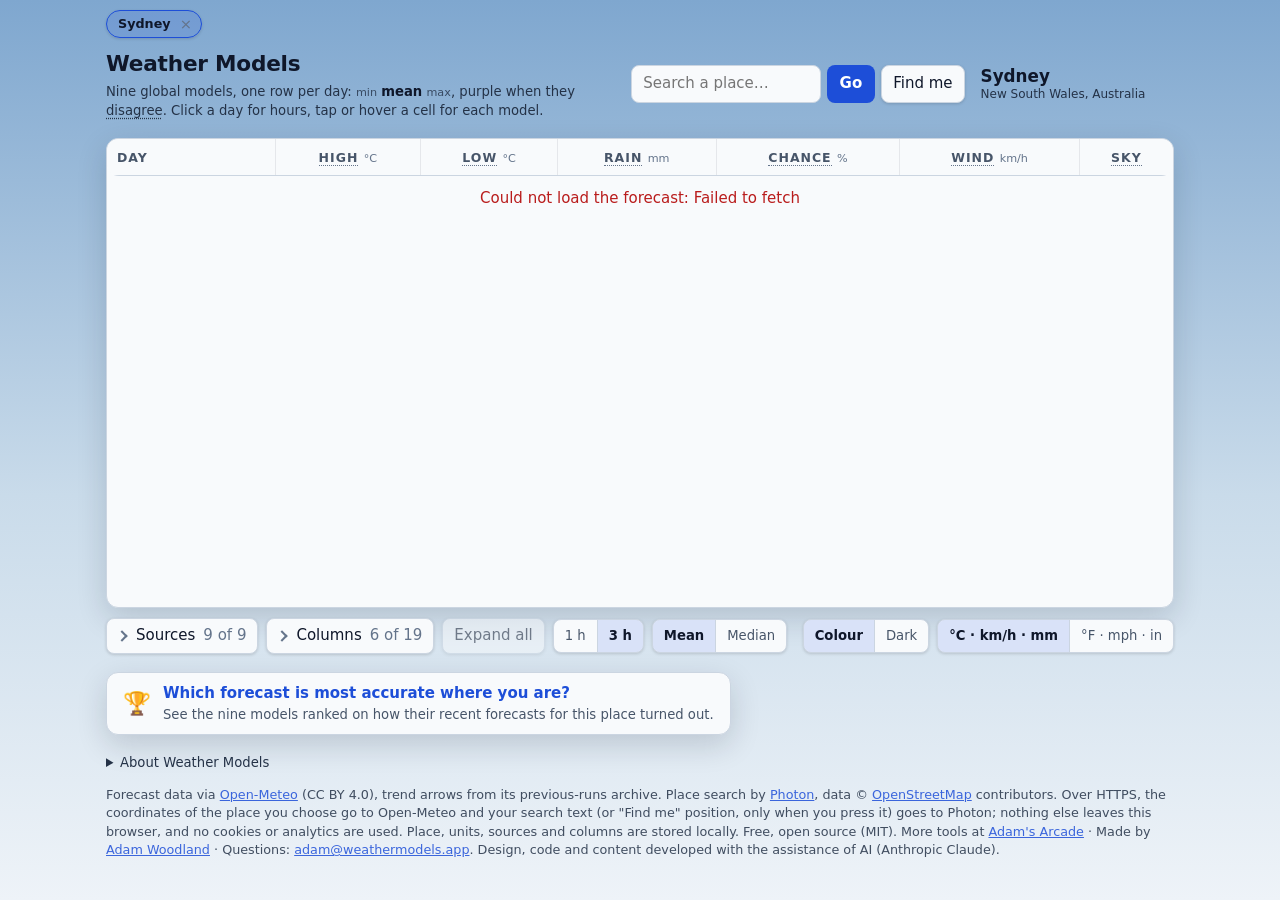
<file: index.html>
<!DOCTYPE html>
<html lang="en-GB">
<head>
<meta charset="utf-8">
<meta name="viewport" content="width=device-width, initial-scale=1">
<title>Weather Models — compare nine forecast models in one table</title>
<meta name="description" content="Compare nine global weather models side by side: the min, mean and max forecast for temperature, rain, wind and more, one row per day with hourly detail on demand. Free, no account, nothing tracked.">
<meta name="keywords" content="weather model comparison, compare weather models, ECMWF vs GFS, multi-model forecast, forecast model spread, ECMWF, GFS, ICON, UKMO, ARPEGE, GEM, JMA, Open-Meteo">
<link rel="canonical" href="https://weathermodels.app/">

<meta property="og:type"        content="website">
<meta property="og:url"         content="https://weathermodels.app/">
<meta property="og:site_name"   content="Weather Models">
<meta property="og:title"       content="Weather Models — compare nine forecast models in one table">
<meta property="og:description" content="Every cell shows the min, mean and max across nine global weather models, one row per day. Free, no account, nothing tracked.">
<meta property="og:image"       content="https://weathermodels.app/og-image.png">
<meta property="og:image:width"  content="1200">
<meta property="og:image:height" content="630">
<meta property="og:image:alt"   content="Weather Models: a forecast table where each cell shows the minimum, mean and maximum across nine weather models">
<meta property="og:locale"      content="en_GB">
<meta name="twitter:card"        content="summary_large_image">
<meta name="twitter:title"       content="Weather Models — compare nine forecast models in one table">
<meta name="twitter:description" content="Every cell shows the min, mean and max across nine global weather models, one row per day. Free, no account, nothing tracked.">
<meta name="twitter:image"       content="https://weathermodels.app/og-image.png">

<link rel="icon" href="/favicon.ico" sizes="48x48">
<link rel="icon" href="/favicon.svg" type="image/svg+xml">
<link rel="apple-touch-icon" href="/apple-touch-icon.png">
<link rel="manifest" href="/manifest.json">
<meta name="theme-color" content="#b7cde2">
<meta name="robots" content="index, follow">
<link rel="stylesheet" href="style.css">
<script src="theme-boot.js"></script>

<script type="application/ld+json">
{
  "@context": "https://schema.org",
  "@type": "WebApplication",
  "name": "Weather Models",
  "alternateName": ["weathermodels.app", "Mean Weather"],
  "url": "https://weathermodels.app/",
  "description": "Compare nine global weather forecast models side by side. Every cell shows the minimum, mean and maximum forecast across the models, one row per day, with hourly detail on demand. Runs entirely in the browser; free, no account, nothing tracked.",
  "applicationCategory": "UtilitiesApplication",
  "operatingSystem": "Any",
  "browserRequirements": "Requires JavaScript",
  "inLanguage": "en-GB",
  "isAccessibleForFree": true,
  "offers": { "@type": "Offer", "price": "0", "priceCurrency": "GBP" },
  "author": { "@type": "Person", "name": "Adam Woodland", "url": "https://adamwoodland.com/" }
}
</script>
<script type="application/ld+json">
{
  "@context": "https://schema.org",
  "@type": "FAQPage",
  "mainEntity": [
    {
      "@type": "Question",
      "name": "What do the three numbers in a cell mean?",
      "acceptedAnswer": { "@type": "Answer", "text": "The lowest, the mean (or the median, switchable in the toolbar) and the highest forecast across the weather models that are switched on. Purple outer numbers mean the models disagree by more than usual for that column. The big number is tinted by its value: blue for cold or wet, orange and red for hot, strong wind or high UV; ordinary values stay plain." }
    },
    {
      "@type": "Question",
      "name": "Which weather models are compared?",
      "acceptedAnswer": { "@type": "Answer", "text": "Nine global models, fetched through Open-Meteo: ECMWF IFS, ECMWF AIFS (AI), NOAA GFS, DWD ICON, Met Office UKMO, Météo-France ARPEGE, ECCC GEM, JMA and CMA GRAPES. The seamless variants blend in each agency's regional high-resolution model where one exists, so the same list works anywhere in the world." }
    },
    {
      "@type": "Question",
      "name": "What do the small arrows mean?",
      "acceptedAnswer": { "@type": "Answer", "text": "On most number columns an arrow shows that the models' average for that day has moved since their run three days ago, using Open-Meteo's archive of previous runs: by at least 1 degree for temperatures and dew point, 1 mm of rain, 1 cm of snow, 5 km/h of wind (4 for the day's average, 8 for gusts), 15% cloud, 8% humidity, 3 hPa of pressure or an hour of sunshine. Chance and UV have no arrow because the archive does not keep them. Hover or tap the cell for the change." }
    },
    {
      "@type": "Question",
      "name": "Is anything tracked or uploaded?",
      "acceptedAnswer": { "@type": "Answer", "text": "Nothing is tracked: no cookies, no accounts, no analytics. Two things do leave your browser, both over HTTPS: the coordinates of the place you choose go to Open-Meteo to fetch the forecasts, and the text you type in the search box (or your position, if you press Find me) goes to Photon to look the place up. Your settings are stored in this browser only." }
    }
  ]
}
</script>
</head>
<body>
<a class="skip" href="#main">Skip to content</a>
<svg class="sprite" xmlns="http://www.w3.org/2000/svg" aria-hidden="true" focusable="false">
  <symbol id="i-sun" viewBox="0 0 24 24"><circle cx="12" cy="12" r="4"/><path d="M12 2v2M12 20v2M2 12h2M20 12h2M4.9 4.9l1.4 1.4M17.7 17.7l1.4 1.4M4.9 19.1l1.4-1.4M17.7 6.3l1.4-1.4"/></symbol>
  <symbol id="i-partly" viewBox="0 0 24 24"><circle cx="8" cy="8" r="3"/><path d="M8 2v1.5M2 8h1.5M3.8 3.8l1 1M12.2 3.8l-1 1M3.8 12.2l1-1"/><path d="M10 21h8a3.5 3.5 0 0 0 .4-6.97A5 5 0 0 0 9 15.5 3 3 0 0 0 10 21z"/></symbol>
  <symbol id="i-cloud" viewBox="0 0 24 24"><path d="M7 19h10a4 4 0 0 0 .5-7.97A6 6 0 0 0 6.3 12.5 3.5 3.5 0 0 0 7 19z"/></symbol>
  <symbol id="i-fog" viewBox="0 0 24 24"><path d="M7 15h10a4 4 0 0 0 .5-7.97A6 6 0 0 0 6.3 8.5 3.5 3.5 0 0 0 7 15z"/><path d="M5 19h14M8 22.5h9"/></symbol>
  <symbol id="i-drizzle" viewBox="0 0 24 24"><path d="M7 16h10a4 4 0 0 0 .5-7.97A6 6 0 0 0 6.3 9.5 3.5 3.5 0 0 0 7 16z"/><path d="M9 19v2M13 19v2M17 19v2"/></symbol>
  <symbol id="i-rain" viewBox="0 0 24 24"><path d="M7 16h10a4 4 0 0 0 .5-7.97A6 6 0 0 0 6.3 9.5 3.5 3.5 0 0 0 7 16z"/><path d="M9.5 18.5l-1.5 4M13.5 18.5l-1.5 4M17.5 18.5l-1.5 4"/></symbol>
  <symbol id="i-snow" viewBox="0 0 24 24"><path d="M7 16h10a4 4 0 0 0 .5-7.97A6 6 0 0 0 6.3 9.5 3.5 3.5 0 0 0 7 16z"/><path d="M9 20.5h.01M13 20.5h.01M17 20.5h.01M11 23h.01M15 23h.01"/></symbol>
  <symbol id="i-storm" viewBox="0 0 24 24"><path d="M7 15h10a4 4 0 0 0 .5-7.97A6 6 0 0 0 6.3 8.5 3.5 3.5 0 0 0 7 15z"/><path d="M13 14l-2.5 5H14l-2.5 5"/></symbol>
  <symbol id="i-arrow" viewBox="0 0 24 24"><path d="M12 21V4M6 10l6-6 6 6"/></symbol>
</svg>

<nav id="tabs" class="tabs" aria-label="Recent places" hidden></nav>

<header class="top">
  <div class="brand">
    <h1>Weather Models</h1>
    <p class="sub">Nine global models, one row per day: <span class="k lo">min</span> <strong class="k mean">mean</strong> <span class="k hi">max</span>, purple when they <span id="disagree" class="hint" tabindex="0">disagree</span>. Click a day for hours, tap or hover a cell for each model.</p>
  </div>
  <div class="where">
    <form class="loc" id="locForm" autocomplete="off" role="search">
      <input id="locInput" type="search" placeholder="Search a place…" aria-label="Search a place" required>
      <button type="submit">Go</button>
      <button type="button" id="findMe" class="ghost" title="Use this device's location (asks permission)">Find me</button>
      <ul id="locResults" class="results" hidden></ul>
    </form>
    <div class="place">
      <h2 id="placeName">Loading…</h2>
      <p id="placeMeta" class="meta"></p>
    </div>
  </div>
</header>

<main id="main" tabindex="-1">
  <section class="fc-wrap">
    <table class="fc" id="fcTable">
      <thead>
        <tr>
          <th class="when" scope="col">Day</th>
        </tr>
      </thead>
    </table>
    <p id="status" class="status" role="status"></p>
  </section>

  <button type="button" id="barToggle" class="ghost tog-panel bar-toggle" aria-expanded="false" aria-controls="bar"><span class="chev" aria-hidden="true"></span>Settings</button>
  <div class="bar" id="bar">
    <button type="button" id="srcBtn" class="ghost tog-panel" aria-expanded="false" aria-controls="srcPanel">
      <span class="chev" aria-hidden="true"></span>Sources <span id="srcCount" class="count"></span></button>
    <button type="button" id="colsBtn" class="ghost tog-panel" aria-expanded="false" aria-controls="colsPanel">
      <span class="chev" aria-hidden="true"></span>Columns <span id="colCount" class="count"></span></button>
    <button type="button" id="expandAll" class="ghost" disabled>Expand all</button>
    <div id="step" class="seg" role="group" aria-label="Hour rows" title="Hour rows when a day is expanded: every hour, or 3-hour blocks (rain and sunshine summed, the rest averaged)">
      <button type="button" data-step="1" aria-pressed="false">1 h</button>
      <button type="button" data-step="3" aria-pressed="true">3 h</button>
    </div>
    <div id="avg" class="seg" role="group" aria-label="Middle number" title="The middle number in every cell: the mean or the median of the models. Wind direction always uses a circular mean.">
      <button type="button" data-avg="mean" aria-pressed="true">Mean</button>
      <button type="button" data-avg="median" aria-pressed="false">Median</button>
    </div>
    <div id="mode" class="seg" role="group" aria-label="Colour mode" title="Colour follows the current weather at this place, day or night. Dark is plain black.">
      <button type="button" data-mode="colour" aria-pressed="true">Colour</button>
      <button type="button" data-mode="dark" aria-pressed="false">Dark</button>
    </div>
    <div id="units" class="seg" role="group" aria-label="Units">
      <button type="button" data-units="metric" aria-pressed="true">°C · km/h · mm</button>
      <button type="button" data-units="imperial" aria-pressed="false">°F · mph · in</button>
    </div>
  </div>

  <section id="srcPanel" class="panel" hidden aria-label="Forecast sources">
    <p class="hint">Untick a model to leave it out of every cell. The number is how many days ahead that model reaches here.
      All "seamless" models blend in that agency's regional high-resolution model where one exists.
      (Australia's BoM ACCESS-G is not listed: Open-Meteo has published no data for it recently.)
      <a href="/most-accurate-weather-forecast/">Which of them has been most accurate here?</a></p>
    <ul id="sourceList" class="chips"></ul>
  </section>

  <section id="colsPanel" class="panel" hidden aria-label="Choose and order columns">
    <p class="hint">Tick a column to show it. Drag the handle, or use the arrows, to change the order.
      Two neighbouring columns that share an hourly value (High + Low, Wind + Wind avg) merge into one cell in the hour rows.</p>
    <ol id="colList" class="collist"></ol>
    <div class="panel-actions">
      <button type="button" id="colsReset" class="ghost">Reset to default</button>
    </div>
  </section>

  <div id="pop" class="pop" hidden role="dialog" aria-label="Details"></div>

  <noscript><p class="status">Weather Models needs JavaScript to fetch and compare the forecasts. Nothing is tracked with it.</p></noscript>

  <a class="acc-promo" href="/most-accurate-weather-forecast/">
    <span class="acc-promo-icon" aria-hidden="true">🏆</span>
    <span class="acc-promo-text"><strong>Which forecast is most accurate where you are?</strong>
      <span class="acc-promo-sub">See the nine models ranked on how their recent forecasts for this place turned out.</span></span>
  </a>

  <details class="about">
    <summary>About Weather Models</summary>
    <dl>
      <dt>What do the three numbers in a cell mean?</dt>
      <dd>The lowest, the mean (or the median, switchable in the toolbar) and the highest forecast across the weather models that are switched on. Purple outer numbers mean the models disagree by more than usual for that column. The big number is tinted by its value: blue for cold or wet, orange and red for hot, strong wind or high UV; ordinary values stay plain.</dd>
      <dt>Which weather models are compared?</dt>
      <dd>Nine global models, fetched through Open-Meteo: ECMWF IFS, ECMWF AIFS (AI), NOAA GFS, DWD ICON, Met Office UKMO, Météo-France ARPEGE, ECCC GEM, JMA and CMA GRAPES. The "seamless" variants blend in each agency's regional high-resolution model where one exists, so the same list works anywhere in the world.</dd>
      <dt>What do the small arrows mean?</dt>
      <dd>On most number columns an arrow shows that the models' average for that day has moved since their run three days ago, using Open-Meteo's archive of previous runs: by at least 1° for temperatures and dew point, 1 mm of rain, 1 cm of snow, 5 km/h of wind (4 for the day's average, 8 for gusts), 15% cloud, 8% humidity, 3 hPa of pressure or an hour of sunshine. Chance and UV have no arrow because the archive does not keep them. Hover or tap the cell for the change.</dd>
      <dt>Is anything tracked or uploaded?</dt>
      <dd>Nothing is tracked: no cookies, no accounts, no analytics. Two things do leave your browser, both over HTTPS: the coordinates of the place you choose go to Open-Meteo to fetch the forecasts, and the text you type in the search box (or your position, if you press "Find me") goes to Photon to look the place up. Your settings are stored in this browser only.</dd>
    </dl>
  </details>

  <p class="footer">Forecast data via <a href="https://open-meteo.com/" rel="noopener">Open-Meteo</a> (CC BY 4.0), trend arrows from its previous-runs archive.
    Place search by <a href="https://photon.komoot.io/" rel="noopener">Photon</a>, data © <a href="https://www.openstreetmap.org/copyright" rel="noopener">OpenStreetMap</a> contributors.
    Over HTTPS, the coordinates of the place you choose go to Open-Meteo and your search text (or "Find me" position, only when you press it) goes to Photon; nothing else leaves this browser, and no cookies or analytics are used. Place, units, sources and columns are stored locally.
    Free, open source (MIT). More tools at <a href="https://games.adamwoodland.com/">Adam's Arcade</a> · Made by <a href="https://adamwoodland.com/">Adam Woodland</a> · Questions: <a href="mailto:adam@weathermodels.app">adam@weathermodels.app</a>. Design, code and content developed with the assistance of AI (Anthropic Claude).</p>
</main>

<script src="app.js"></script>
</body>
</html>
</file>
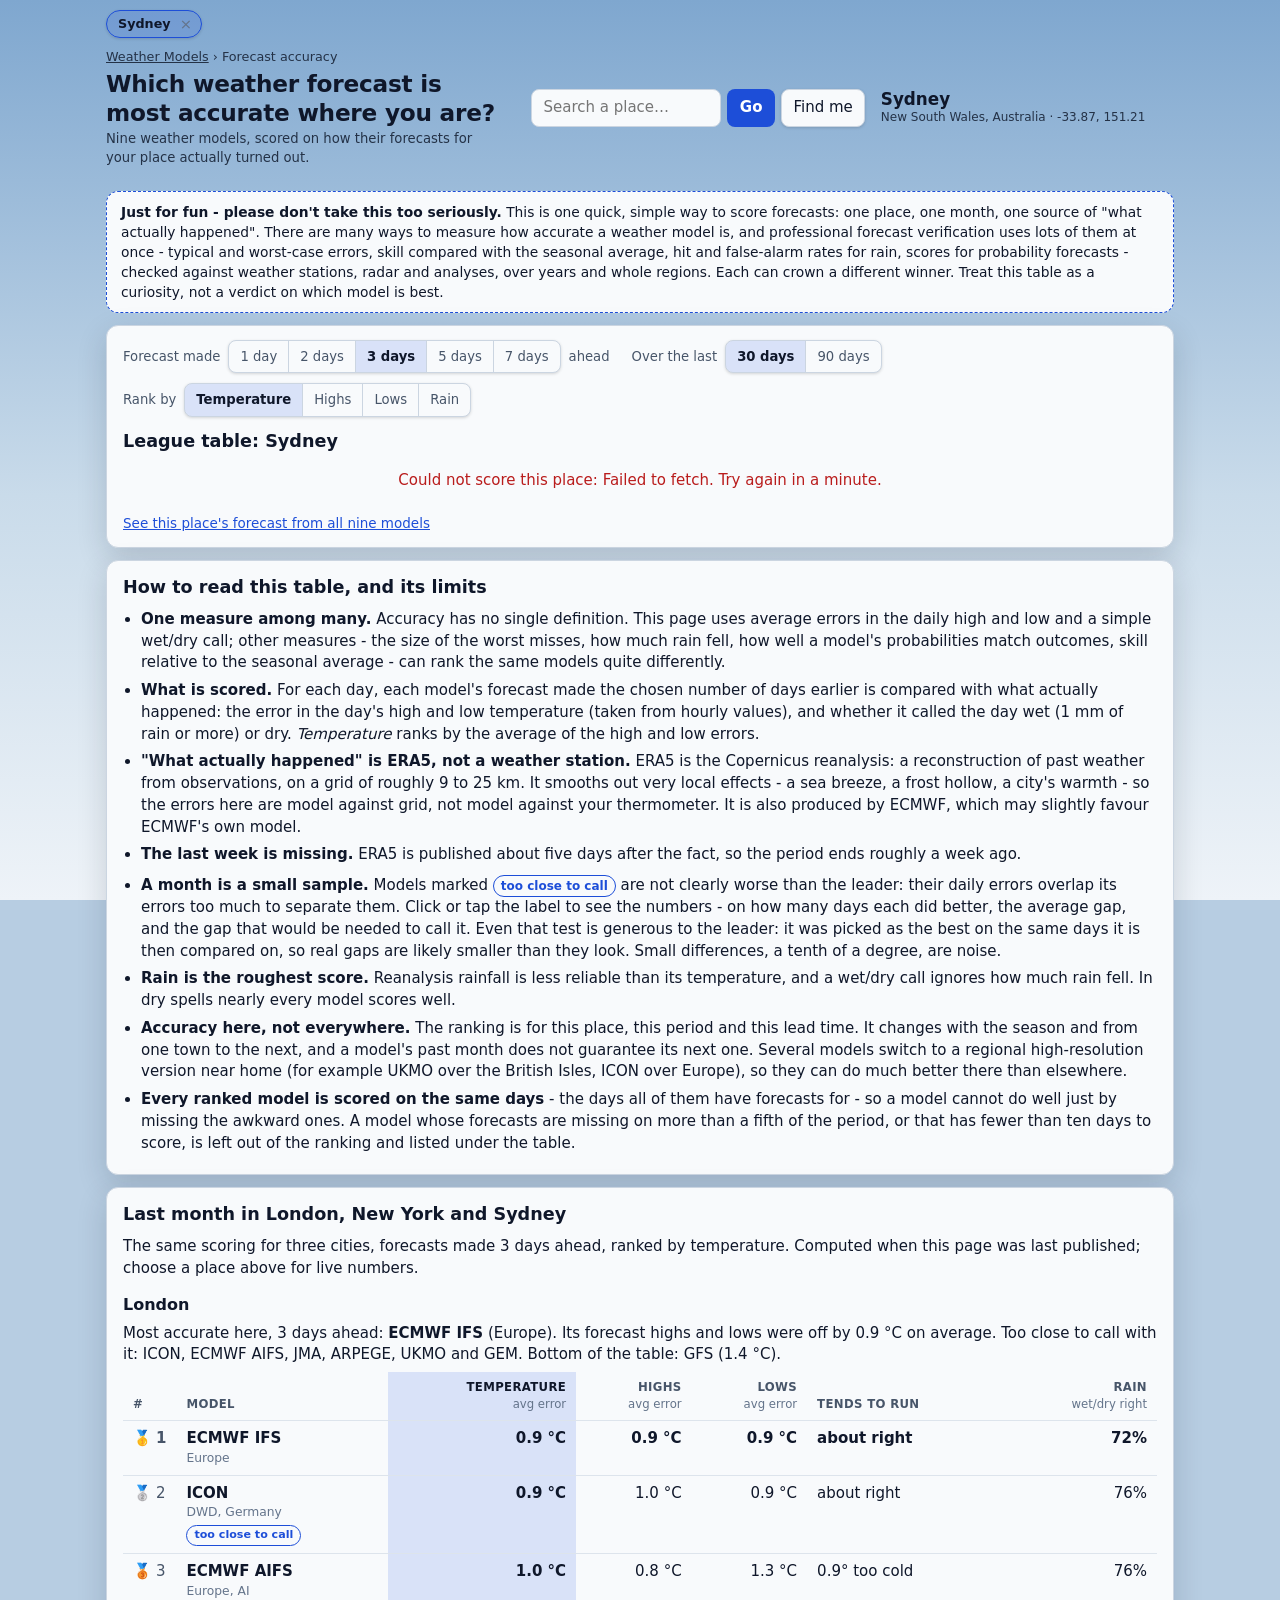
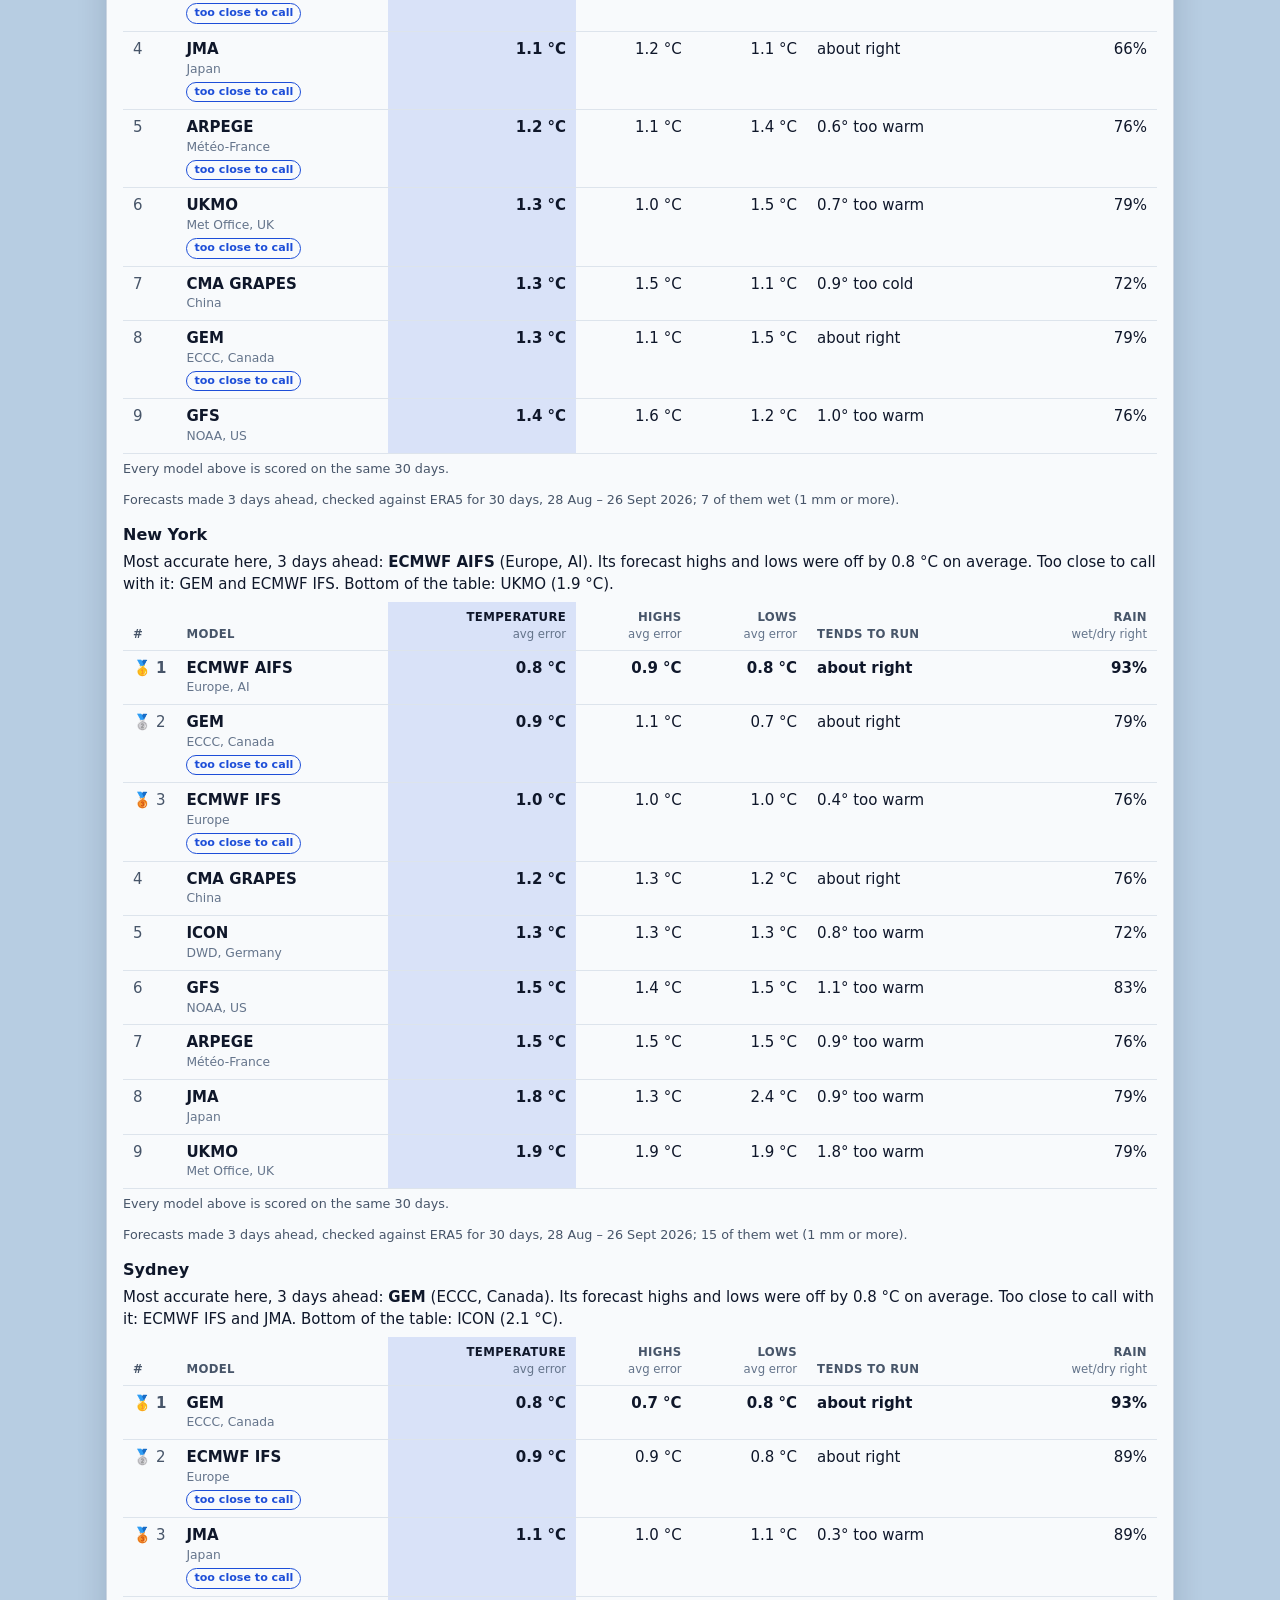
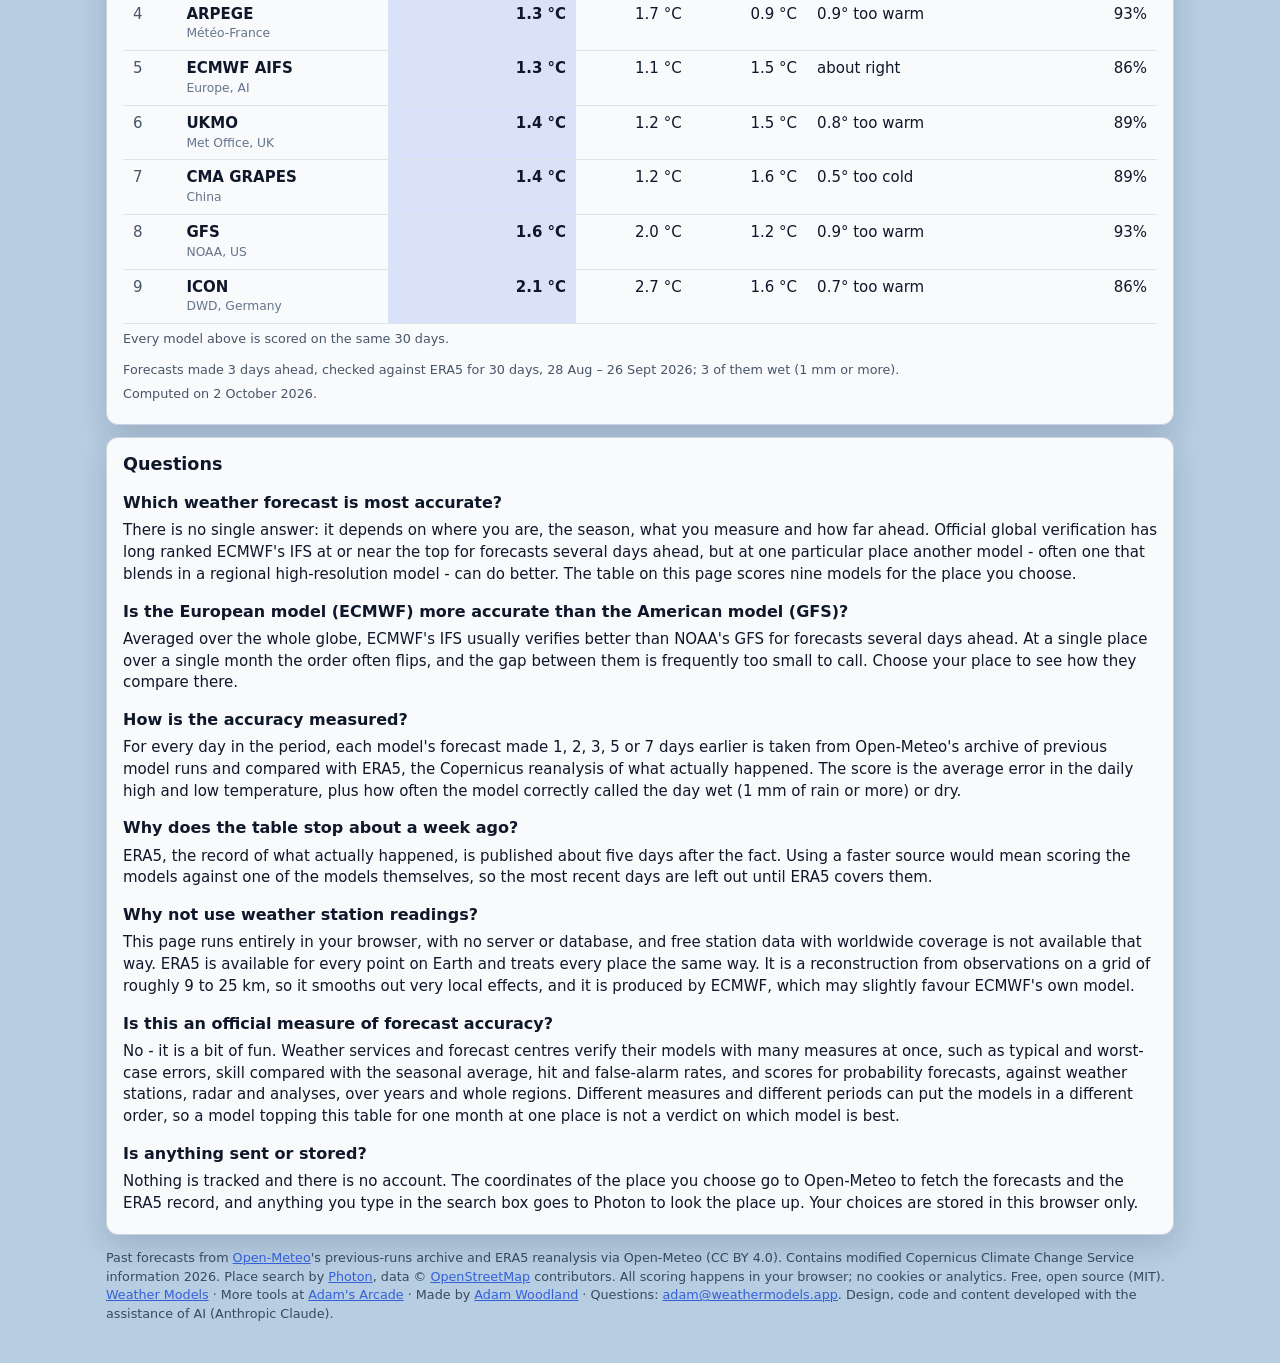
<file: most-accurate-weather-forecast/index.html>
<!DOCTYPE html>
<html lang="en-GB">
<head>
<meta charset="utf-8">
<meta name="viewport" content="width=device-width, initial-scale=1">
<title>Most accurate weather forecast where you are: 9 models scored</title>
<meta name="description" content="Which weather forecast is most accurate where you live? Nine models - ECMWF, GFS, ICON, UKMO and more - scored on what really happened over the last month.">
<link rel="canonical" href="https://weathermodels.app/most-accurate-weather-forecast/">

<meta property="og:type"        content="website">
<meta property="og:url"         content="https://weathermodels.app/most-accurate-weather-forecast/">
<meta property="og:site_name"   content="Weather Models">
<meta property="og:title"       content="Which weather forecast is most accurate where you are?">
<meta property="og:description" content="Nine weather models - ECMWF, GFS, ICON, UKMO and more - ranked on how their forecasts for your place turned out.">
<meta property="og:image"       content="https://weathermodels.app/og-image.png">
<meta property="og:image:width"  content="1200">
<meta property="og:image:height" content="630">
<meta property="og:locale"      content="en_GB">
<meta name="twitter:card"        content="summary_large_image">
<meta name="twitter:title"       content="Which weather forecast is most accurate where you are?">
<meta name="twitter:description" content="Nine weather models ranked on how their forecasts for your place turned out.">
<meta name="twitter:image"       content="https://weathermodels.app/og-image.png">

<link rel="icon" href="/favicon.ico" sizes="48x48">
<link rel="icon" href="/favicon.svg" type="image/svg+xml">
<link rel="apple-touch-icon" href="/apple-touch-icon.png">
<meta name="theme-color" content="#b7cde2">
<meta name="robots" content="index, follow">
<link rel="stylesheet" href="/style.css">
<link rel="stylesheet" href="/accuracy.css">
<script src="/theme-boot.js"></script>

<script type="application/ld+json">
{
  "@context": "https://schema.org",
  "@graph": [
    {
      "@type": "BreadcrumbList",
      "itemListElement": [
        { "@type": "ListItem", "position": 1, "name": "Weather Models", "item": "https://weathermodels.app/" },
        { "@type": "ListItem", "position": 2, "name": "Most accurate weather forecast", "item": "https://weathermodels.app/most-accurate-weather-forecast/" }
      ]
    },
    {
      "@type": "WebPage",
      "@id": "https://weathermodels.app/most-accurate-weather-forecast/",
      "url": "https://weathermodels.app/most-accurate-weather-forecast/",
      "name": "Which weather forecast is most accurate where you are?",
      "description": "Nine global weather models ranked on how their forecasts for a chosen place turned out over the last month, scored against ERA5 reanalysis in the browser.",
      "isPartOf": { "@type": "WebSite", "name": "Weather Models", "url": "https://weathermodels.app/" },
      "author": { "@type": "Person", "name": "Adam Woodland", "url": "https://adamwoodland.com/" },
      "inLanguage": "en-GB"
    },
    {
      "@type": "FAQPage",
      "mainEntity": [
        {
          "@type": "Question",
          "name": "Which weather forecast is most accurate?",
          "acceptedAnswer": { "@type": "Answer", "text": "There is no single answer: it depends on where you are, the season, what you measure and how far ahead. Official global verification has long ranked ECMWF's IFS at or near the top for forecasts several days ahead, but at one particular place another model - often one that blends in a regional high-resolution model - can do better. The table on this page scores nine models for the place you choose." }
        },
        {
          "@type": "Question",
          "name": "Is the European model (ECMWF) more accurate than the American model (GFS)?",
          "acceptedAnswer": { "@type": "Answer", "text": "Averaged over the whole globe, ECMWF's IFS usually verifies better than NOAA's GFS for forecasts several days ahead. At a single place over a single month the order often flips, and the gap between them is frequently too small to call. Choose your place to see how they compare there." }
        },
        {
          "@type": "Question",
          "name": "How is the accuracy measured?",
          "acceptedAnswer": { "@type": "Answer", "text": "For every day in the period, each model's forecast made 1, 2, 3, 5 or 7 days earlier is taken from Open-Meteo's archive of previous model runs and compared with ERA5, the Copernicus reanalysis of what actually happened. The score is the average error in the daily high and low temperature, plus how often the model correctly called the day wet (1 mm of rain or more) or dry." }
        },
        {
          "@type": "Question",
          "name": "Why does the table stop about a week ago?",
          "acceptedAnswer": { "@type": "Answer", "text": "ERA5, the record of what actually happened, is published about five days after the fact. Using a faster source would mean scoring the models against one of the models themselves, so the most recent days are left out until ERA5 covers them." }
        },
        {
          "@type": "Question",
          "name": "Why not use weather station readings?",
          "acceptedAnswer": { "@type": "Answer", "text": "This page runs entirely in your browser, with no server or database, and free station data with worldwide coverage is not available that way. ERA5 is available for every point on Earth and treats every place the same way. It is a reconstruction from observations on a grid of roughly 9 to 25 km, so it smooths out very local effects, and it is produced by ECMWF, which may slightly favour ECMWF's own model." }
        },
        {
          "@type": "Question",
          "name": "Is this an official measure of forecast accuracy?",
          "acceptedAnswer": { "@type": "Answer", "text": "No - it is a bit of fun. Weather services and forecast centres verify their models with many measures at once, such as typical and worst-case errors, skill compared with the seasonal average, hit and false-alarm rates, and scores for probability forecasts, against weather stations, radar and analyses, over years and whole regions. Different measures and different periods can put the models in a different order, so a model topping this table for one month at one place is not a verdict on which model is best." }
        },
        {
          "@type": "Question",
          "name": "Is anything sent or stored?",
          "acceptedAnswer": { "@type": "Answer", "text": "Nothing is tracked and there is no account. The coordinates of the place you choose go to Open-Meteo to fetch the forecasts and the ERA5 record, and anything you type in the search box goes to Photon to look the place up. Your choices are stored in this browser only." }
        }
      ]
    }
  ]
}
</script>
</head>
<body>
<a class="skip" href="#main">Skip to content</a>

<nav id="tabs" class="tabs" aria-label="Recent places" hidden></nav>

<header class="top">
  <div class="brand">
    <p class="crumb"><a href="/">Weather Models</a> <span aria-hidden="true">›</span> Forecast accuracy</p>
    <h1>Which weather forecast is most accurate where you are?</h1>
    <p class="sub">Nine weather models, scored on how their forecasts for your place actually turned out.</p>
  </div>
  <div class="where">
    <form class="loc" id="locForm" autocomplete="off" role="search">
      <input id="locInput" type="search" placeholder="Search a place…" aria-label="Search a place" required>
      <button type="submit">Go</button>
      <button type="button" id="findMe" class="ghost" title="Use this device's location (asks permission)">Find me</button>
      <ul id="locResults" class="results" hidden></ul>
    </form>
    <div class="place">
      <h2 id="placeName">Choose a place</h2>
      <p id="placeMeta" class="meta"></p>
    </div>
  </div>
</header>

<main id="main" tabindex="-1">
  <aside class="acc-fun" aria-label="Before you read the table">
    <p><strong>Just for fun - please don't take this too seriously.</strong> This is one quick, simple way to score forecasts: one place, one month, one source of "what actually happened". There are many ways to measure how accurate a weather model is, and professional forecast verification uses lots of them at once - typical and worst-case errors, skill compared with the seasonal average, hit and false-alarm rates for rain, scores for probability forecasts - checked against weather stations, radar and analyses, over years and whole regions. Each can crown a different winner. Treat this table as a curiosity, not a verdict on which model is best.</p>
  </aside>

  <section class="acc-card" aria-labelledby="tableTitle">
    <div class="acc-controls">
      <div class="acc-ctl"><span class="acc-lbl" id="leadLbl">Forecast made</span>
        <div id="lead" class="seg" role="group" aria-labelledby="leadLbl">
          <button type="button" data-lead="1" aria-pressed="false">1 day</button>
          <button type="button" data-lead="2" aria-pressed="false">2 days</button>
          <button type="button" data-lead="3" aria-pressed="true">3 days</button>
          <button type="button" data-lead="5" aria-pressed="false">5 days</button>
          <button type="button" data-lead="7" aria-pressed="false">7 days</button>
        </div><span class="acc-lbl">ahead</span></div>
      <div class="acc-ctl"><span class="acc-lbl" id="periodLbl">Over the last</span>
        <div id="period" class="seg" role="group" aria-labelledby="periodLbl">
          <button type="button" data-period="30" aria-pressed="true">30 days</button>
          <button type="button" data-period="90" aria-pressed="false">90 days</button>
        </div></div>
      <div class="acc-ctl"><span class="acc-lbl" id="byLbl">Rank by</span>
        <div id="by" class="seg" role="group" aria-labelledby="byLbl">
          <button type="button" data-by="temp" aria-pressed="true">Temperature</button>
          <button type="button" data-by="hi" aria-pressed="false">Highs</button>
          <button type="button" data-by="lo" aria-pressed="false">Lows</button>
          <button type="button" data-by="rain" aria-pressed="false">Rain</button>
        </div></div>
    </div>
    <h2 id="tableTitle" class="acc-title">League table</h2>
    <p id="summary" class="acc-summary"></p>
    <div id="tableWrap" class="acc-wrap"></div>
    <p id="caption" class="acc-caption"></p>
    <p id="status" class="status" role="status"></p>
    <p class="acc-links"><a id="toForecast" href="/">See this place's forecast from all nine models</a></p>
  </section>

  <noscript><p class="status">The league table needs JavaScript: your browser fetches the forecasts and does the scoring itself, and nothing is tracked. The examples below were computed when this page was published.</p></noscript>

  <section class="acc-card acc-text" aria-labelledby="limitsTitle">
    <h2 id="limitsTitle">How to read this table, and its limits</h2>
    <ul>
      <li><strong>One measure among many.</strong> Accuracy has no single definition. This page uses average errors in the daily high and low and a simple wet/dry call; other measures - the size of the worst misses, how much rain fell, how well a model's probabilities match outcomes, skill relative to the seasonal average - can rank the same models quite differently.</li>
      <li><strong>What is scored.</strong> For each day, each model's forecast made the chosen number of days earlier is compared with what actually happened: the error in the day's high and low temperature (taken from hourly values), and whether it called the day wet (1 mm of rain or more) or dry. <em>Temperature</em> ranks by the average of the high and low errors.</li>
      <li><strong>"What actually happened" is ERA5, not a weather station.</strong> ERA5 is the Copernicus reanalysis: a reconstruction of past weather from observations, on a grid of roughly 9 to 25 km. It smooths out very local effects - a sea breeze, a frost hollow, a city's warmth - so the errors here are model against grid, not model against your thermometer. It is also produced by ECMWF, which may slightly favour ECMWF's own model.</li>
      <li><strong>The last week is missing.</strong> ERA5 is published about five days after the fact, so the period ends roughly a week ago.</li>
      <li><strong>A month is a small sample.</strong> Models marked <span class="acc-tie acc-tie-label">too close to call</span> are not clearly worse than the leader: their daily errors overlap its errors too much to separate them. Click or tap the label to see the numbers - on how many days each did better, the average gap, and the gap that would be needed to call it. Even that test is generous to the leader: it was picked as the best on the same days it is then compared on, so real gaps are likely smaller than they look. Small differences, a tenth of a degree, are noise.</li>
      <li><strong>Rain is the roughest score.</strong> Reanalysis rainfall is less reliable than its temperature, and a wet/dry call ignores how much rain fell. In dry spells nearly every model scores well.</li>
      <li><strong>Accuracy here, not everywhere.</strong> The ranking is for this place, this period and this lead time. It changes with the season and from one town to the next, and a model's past month does not guarantee its next one. Several models switch to a regional high-resolution version near home (for example UKMO over the British Isles, ICON over Europe), so they can do much better there than elsewhere.</li>
      <li><strong>Every ranked model is scored on the same days</strong> - the days all of them have forecasts for - so a model cannot do well just by missing the awkward ones. A model whose forecasts are missing on more than a fifth of the period, or that has fewer than ten days to score, is left out of the ranking and listed under the table.</li>
    </ul>
  </section>

  <section class="acc-card acc-text" aria-labelledby="examplesTitle">
    <h2 id="examplesTitle">Last month in London, New York and Sydney</h2>
    <p>The same scoring for three cities, forecasts made 3 days ahead, ranked by temperature. Computed when this page was last published; choose a place above for live numbers.</p>
    <div id="examples"><!-- snap:examples --><div class="acc-example"><h3>London</h3><p class="acc-summary">Most accurate here, 3 days ahead: <strong>ECMWF IFS</strong> (Europe). Its forecast highs and lows were off by 0.9 °C on average. Too close to call with it: ICON, ECMWF AIFS, JMA, ARPEGE, UKMO and GEM. Bottom of the table: GFS (1.4 °C).</p><div class="acc-wrap"><table class="acc"><thead><tr><th scope="col" class="pos">#</th><th scope="col">Model</th><th scope="col" class="num ranked">Temperature<span class="u">avg error</span></th><th scope="col" class="num">Highs<span class="u">avg error</span></th><th scope="col" class="num">Lows<span class="u">avg error</span></th><th scope="col">Tends to run</th><th scope="col" class="num">Rain<span class="u">wet/dry right</span></th></tr></thead><tbody><tr class="lead"><td class="pos"><span class="medal" aria-hidden="true">🥇</span>1</td><th scope="row">ECMWF IFS<span class="org">Europe</span></th><td class="num ranked">0.9 °C</td><td class="num">0.9 °C</td><td class="num">0.9 °C</td><td>about right</td><td class="num">72%</td></tr><tr class="tie"><td class="pos"><span class="medal" aria-hidden="true">🥈</span>2</td><th scope="row">ICON<span class="org">DWD, Germany</span><button type="button" class="acc-tie" aria-haspopup="dialog" aria-controls="accPop" aria-expanded="false" data-detail="ICON vs ECMWF IFS, the leader
Compared on 30 days, using the temperature error (the average of its high and low errors). ICON was further out than ECMWF IFS on 16 days, closer on 14.
On average it was 0.03 °C further out. To count as clearly worse, that average gap would need to be more than 0.20 °C.
The daily differences jump about and come in spells, so these 30 days are worth about 25 independent ones. The gap is inside the margin that noise alone could produce, so the two cannot be told apart on this data." title="Compared on 30 days, using the temperature error (the average of its high and low errors). ICON was further out than ECMWF IFS on 16 days, closer on 14. On average it was 0.03 °C further out. To count as clearly worse, that average gap would need to be more than 0.20 °C. The daily differences jump about and come in spells, so these 30 days are worth about 25 independent ones. The gap is inside the margin that noise alone could produce, so the two cannot be told apart on this data.">too close to call</button></th><td class="num ranked">0.9 °C</td><td class="num">1.0 °C</td><td class="num">0.9 °C</td><td>about right</td><td class="num">76%</td></tr><tr class="tie"><td class="pos"><span class="medal" aria-hidden="true">🥉</span>3</td><th scope="row">ECMWF AIFS<span class="org">Europe, AI</span><button type="button" class="acc-tie" aria-haspopup="dialog" aria-controls="accPop" aria-expanded="false" data-detail="ECMWF AIFS vs ECMWF IFS, the leader
Compared on 30 days, using the temperature error (the average of its high and low errors). ECMWF AIFS was further out than ECMWF IFS on 19 days, closer on 9 and level on 2.
On average it was 0.15 °C further out. To count as clearly worse, that average gap would need to be more than 0.32 °C.
The daily differences jump about and come in spells, so these 30 days are worth about 18 independent ones. The gap is inside the margin that noise alone could produce, so the two cannot be told apart on this data." title="Compared on 30 days, using the temperature error (the average of its high and low errors). ECMWF AIFS was further out than ECMWF IFS on 19 days, closer on 9 and level on 2. On average it was 0.15 °C further out. To count as clearly worse, that average gap would need to be more than 0.32 °C. The daily differences jump about and come in spells, so these 30 days are worth about 18 independent ones. The gap is inside the margin that noise alone could produce, so the two cannot be told apart on this data.">too close to call</button></th><td class="num ranked">1.0 °C</td><td class="num">0.8 °C</td><td class="num">1.3 °C</td><td>0.9° too cold</td><td class="num">76%</td></tr><tr class="tie"><td class="pos">4</td><th scope="row">JMA<span class="org">Japan</span><button type="button" class="acc-tie" aria-haspopup="dialog" aria-controls="accPop" aria-expanded="false" data-detail="JMA vs ECMWF IFS, the leader
Compared on 30 days, using the temperature error (the average of its high and low errors). JMA was further out than ECMWF IFS on 19 days, closer on 10 and level on 1.
On average it was 0.25 °C further out. To count as clearly worse, that average gap would need to be more than 0.35 °C.
The daily differences jump about and come in spells, so these 30 days are worth about 17 independent ones. The gap is inside the margin that noise alone could produce, so the two cannot be told apart on this data." title="Compared on 30 days, using the temperature error (the average of its high and low errors). JMA was further out than ECMWF IFS on 19 days, closer on 10 and level on 1. On average it was 0.25 °C further out. To count as clearly worse, that average gap would need to be more than 0.35 °C. The daily differences jump about and come in spells, so these 30 days are worth about 17 independent ones. The gap is inside the margin that noise alone could produce, so the two cannot be told apart on this data.">too close to call</button></th><td class="num ranked">1.1 °C</td><td class="num">1.2 °C</td><td class="num">1.1 °C</td><td>about right</td><td class="num">66%</td></tr><tr class="tie"><td class="pos">5</td><th scope="row">ARPEGE<span class="org">Météo-France</span><button type="button" class="acc-tie" aria-haspopup="dialog" aria-controls="accPop" aria-expanded="false" data-detail="ARPEGE vs ECMWF IFS, the leader
Compared on 30 days, using the temperature error (the average of its high and low errors). ARPEGE was further out than ECMWF IFS on 19 days, closer on 10 and level on 1.
On average it was 0.32 °C further out. To count as clearly worse, that average gap would need to be more than 0.42 °C.
The daily differences jump about and come in spells, so these 30 days are worth about 19 independent ones. The gap is inside the margin that noise alone could produce, so the two cannot be told apart on this data." title="Compared on 30 days, using the temperature error (the average of its high and low errors). ARPEGE was further out than ECMWF IFS on 19 days, closer on 10 and level on 1. On average it was 0.32 °C further out. To count as clearly worse, that average gap would need to be more than 0.42 °C. The daily differences jump about and come in spells, so these 30 days are worth about 19 independent ones. The gap is inside the margin that noise alone could produce, so the two cannot be told apart on this data.">too close to call</button></th><td class="num ranked">1.2 °C</td><td class="num">1.1 °C</td><td class="num">1.4 °C</td><td>0.6° too warm</td><td class="num">76%</td></tr><tr class="tie"><td class="pos">6</td><th scope="row">UKMO<span class="org">Met Office, UK</span><button type="button" class="acc-tie" aria-haspopup="dialog" aria-controls="accPop" aria-expanded="false" data-detail="UKMO vs ECMWF IFS, the leader
Compared on 30 days, using the temperature error (the average of its high and low errors). UKMO was further out than ECMWF IFS on 17 days, closer on 12 and level on 1.
On average it was 0.36 °C further out. To count as clearly worse, that average gap would need to be more than 0.41 °C.
The daily differences jump about and come in spells, so these 30 days are worth about 16 independent ones. The gap is inside the margin that noise alone could produce, so the two cannot be told apart on this data." title="Compared on 30 days, using the temperature error (the average of its high and low errors). UKMO was further out than ECMWF IFS on 17 days, closer on 12 and level on 1. On average it was 0.36 °C further out. To count as clearly worse, that average gap would need to be more than 0.41 °C. The daily differences jump about and come in spells, so these 30 days are worth about 16 independent ones. The gap is inside the margin that noise alone could produce, so the two cannot be told apart on this data.">too close to call</button></th><td class="num ranked">1.3 °C</td><td class="num">1.0 °C</td><td class="num">1.5 °C</td><td>0.7° too warm</td><td class="num">79%</td></tr><tr class=""><td class="pos">7</td><th scope="row">CMA GRAPES<span class="org">China</span></th><td class="num ranked">1.3 °C</td><td class="num">1.5 °C</td><td class="num">1.1 °C</td><td>0.9° too cold</td><td class="num">72%</td></tr><tr class="tie"><td class="pos">8</td><th scope="row">GEM<span class="org">ECCC, Canada</span><button type="button" class="acc-tie" aria-haspopup="dialog" aria-controls="accPop" aria-expanded="false" data-detail="GEM vs ECMWF IFS, the leader
Compared on 30 days, using the temperature error (the average of its high and low errors). GEM was further out than ECMWF IFS on 18 days, closer on 10 and level on 2.
On average it was 0.39 °C further out. To count as clearly worse, that average gap would need to be more than 0.40 °C.
The daily differences jump about and come in spells, so these 30 days are worth about 20 independent ones. The gap is inside the margin that noise alone could produce, so the two cannot be told apart on this data." title="Compared on 30 days, using the temperature error (the average of its high and low errors). GEM was further out than ECMWF IFS on 18 days, closer on 10 and level on 2. On average it was 0.39 °C further out. To count as clearly worse, that average gap would need to be more than 0.40 °C. The daily differences jump about and come in spells, so these 30 days are worth about 20 independent ones. The gap is inside the margin that noise alone could produce, so the two cannot be told apart on this data.">too close to call</button></th><td class="num ranked">1.3 °C</td><td class="num">1.1 °C</td><td class="num">1.5 °C</td><td>about right</td><td class="num">79%</td></tr><tr class=""><td class="pos">9</td><th scope="row">GFS<span class="org">NOAA, US</span></th><td class="num ranked">1.4 °C</td><td class="num">1.6 °C</td><td class="num">1.2 °C</td><td>1.0° too warm</td><td class="num">76%</td></tr></tbody></table><p class="acc-note">Every model above is scored on the same 30 days.</p></div><p class="acc-caption">Forecasts made 3 days ahead, checked against ERA5 for 30 days, 28 Aug – 26 Sept 2026; 7 of them wet (1 mm or more).</p></div><div class="acc-example"><h3>New York</h3><p class="acc-summary">Most accurate here, 3 days ahead: <strong>ECMWF AIFS</strong> (Europe, AI). Its forecast highs and lows were off by 0.8 °C on average. Too close to call with it: GEM and ECMWF IFS. Bottom of the table: UKMO (1.9 °C).</p><div class="acc-wrap"><table class="acc"><thead><tr><th scope="col" class="pos">#</th><th scope="col">Model</th><th scope="col" class="num ranked">Temperature<span class="u">avg error</span></th><th scope="col" class="num">Highs<span class="u">avg error</span></th><th scope="col" class="num">Lows<span class="u">avg error</span></th><th scope="col">Tends to run</th><th scope="col" class="num">Rain<span class="u">wet/dry right</span></th></tr></thead><tbody><tr class="lead"><td class="pos"><span class="medal" aria-hidden="true">🥇</span>1</td><th scope="row">ECMWF AIFS<span class="org">Europe, AI</span></th><td class="num ranked">0.8 °C</td><td class="num">0.9 °C</td><td class="num">0.8 °C</td><td>about right</td><td class="num">93%</td></tr><tr class="tie"><td class="pos"><span class="medal" aria-hidden="true">🥈</span>2</td><th scope="row">GEM<span class="org">ECCC, Canada</span><button type="button" class="acc-tie" aria-haspopup="dialog" aria-controls="accPop" aria-expanded="false" data-detail="GEM vs ECMWF AIFS, the leader
Compared on 30 days, using the temperature error (the average of its high and low errors). GEM was further out than ECMWF AIFS on 15 days, closer on 14 and level on 1.
On average it was 0.08 °C further out. To count as clearly worse, that average gap would need to be more than 0.35 °C.
The daily differences jump about and come in spells, so these 30 days are worth about 20 independent ones. The gap is inside the margin that noise alone could produce, so the two cannot be told apart on this data." title="Compared on 30 days, using the temperature error (the average of its high and low errors). GEM was further out than ECMWF AIFS on 15 days, closer on 14 and level on 1. On average it was 0.08 °C further out. To count as clearly worse, that average gap would need to be more than 0.35 °C. The daily differences jump about and come in spells, so these 30 days are worth about 20 independent ones. The gap is inside the margin that noise alone could produce, so the two cannot be told apart on this data.">too close to call</button></th><td class="num ranked">0.9 °C</td><td class="num">1.1 °C</td><td class="num">0.7 °C</td><td>about right</td><td class="num">79%</td></tr><tr class="tie"><td class="pos"><span class="medal" aria-hidden="true">🥉</span>3</td><th scope="row">ECMWF IFS<span class="org">Europe</span><button type="button" class="acc-tie" aria-haspopup="dialog" aria-controls="accPop" aria-expanded="false" data-detail="ECMWF IFS vs ECMWF AIFS, the leader
Compared on 30 days, using the temperature error (the average of its high and low errors). ECMWF IFS was further out than ECMWF AIFS on 19 days, closer on 10 and level on 1.
On average it was 0.15 °C further out. To count as clearly worse, that average gap would need to be more than 0.29 °C.
The daily differences jump about and come in spells, so these 30 days are worth about 19 independent ones. The gap is inside the margin that noise alone could produce, so the two cannot be told apart on this data." title="Compared on 30 days, using the temperature error (the average of its high and low errors). ECMWF IFS was further out than ECMWF AIFS on 19 days, closer on 10 and level on 1. On average it was 0.15 °C further out. To count as clearly worse, that average gap would need to be more than 0.29 °C. The daily differences jump about and come in spells, so these 30 days are worth about 19 independent ones. The gap is inside the margin that noise alone could produce, so the two cannot be told apart on this data.">too close to call</button></th><td class="num ranked">1.0 °C</td><td class="num">1.0 °C</td><td class="num">1.0 °C</td><td>0.4° too warm</td><td class="num">76%</td></tr><tr class=""><td class="pos">4</td><th scope="row">CMA GRAPES<span class="org">China</span></th><td class="num ranked">1.2 °C</td><td class="num">1.3 °C</td><td class="num">1.2 °C</td><td>about right</td><td class="num">76%</td></tr><tr class=""><td class="pos">5</td><th scope="row">ICON<span class="org">DWD, Germany</span></th><td class="num ranked">1.3 °C</td><td class="num">1.3 °C</td><td class="num">1.3 °C</td><td>0.8° too warm</td><td class="num">72%</td></tr><tr class=""><td class="pos">6</td><th scope="row">GFS<span class="org">NOAA, US</span></th><td class="num ranked">1.5 °C</td><td class="num">1.4 °C</td><td class="num">1.5 °C</td><td>1.1° too warm</td><td class="num">83%</td></tr><tr class=""><td class="pos">7</td><th scope="row">ARPEGE<span class="org">Météo-France</span></th><td class="num ranked">1.5 °C</td><td class="num">1.5 °C</td><td class="num">1.5 °C</td><td>0.9° too warm</td><td class="num">76%</td></tr><tr class=""><td class="pos">8</td><th scope="row">JMA<span class="org">Japan</span></th><td class="num ranked">1.8 °C</td><td class="num">1.3 °C</td><td class="num">2.4 °C</td><td>0.9° too warm</td><td class="num">79%</td></tr><tr class=""><td class="pos">9</td><th scope="row">UKMO<span class="org">Met Office, UK</span></th><td class="num ranked">1.9 °C</td><td class="num">1.9 °C</td><td class="num">1.9 °C</td><td>1.8° too warm</td><td class="num">79%</td></tr></tbody></table><p class="acc-note">Every model above is scored on the same 30 days.</p></div><p class="acc-caption">Forecasts made 3 days ahead, checked against ERA5 for 30 days, 28 Aug – 26 Sept 2026; 15 of them wet (1 mm or more).</p></div><div class="acc-example"><h3>Sydney</h3><p class="acc-summary">Most accurate here, 3 days ahead: <strong>GEM</strong> (ECCC, Canada). Its forecast highs and lows were off by 0.8 °C on average. Too close to call with it: ECMWF IFS and JMA. Bottom of the table: ICON (2.1 °C).</p><div class="acc-wrap"><table class="acc"><thead><tr><th scope="col" class="pos">#</th><th scope="col">Model</th><th scope="col" class="num ranked">Temperature<span class="u">avg error</span></th><th scope="col" class="num">Highs<span class="u">avg error</span></th><th scope="col" class="num">Lows<span class="u">avg error</span></th><th scope="col">Tends to run</th><th scope="col" class="num">Rain<span class="u">wet/dry right</span></th></tr></thead><tbody><tr class="lead"><td class="pos"><span class="medal" aria-hidden="true">🥇</span>1</td><th scope="row">GEM<span class="org">ECCC, Canada</span></th><td class="num ranked">0.8 °C</td><td class="num">0.7 °C</td><td class="num">0.8 °C</td><td>about right</td><td class="num">93%</td></tr><tr class="tie"><td class="pos"><span class="medal" aria-hidden="true">🥈</span>2</td><th scope="row">ECMWF IFS<span class="org">Europe</span><button type="button" class="acc-tie" aria-haspopup="dialog" aria-controls="accPop" aria-expanded="false" data-detail="ECMWF IFS vs GEM, the leader
Compared on 30 days, using the temperature error (the average of its high and low errors). ECMWF IFS was further out than GEM on 19 days, closer on 11.
On average it was 0.07 °C further out. To count as clearly worse, that average gap would need to be more than 0.24 °C.
The daily differences jump about and come in spells, so these 30 days are worth about 30 independent ones. The gap is inside the margin that noise alone could produce, so the two cannot be told apart on this data." title="Compared on 30 days, using the temperature error (the average of its high and low errors). ECMWF IFS was further out than GEM on 19 days, closer on 11. On average it was 0.07 °C further out. To count as clearly worse, that average gap would need to be more than 0.24 °C. The daily differences jump about and come in spells, so these 30 days are worth about 30 independent ones. The gap is inside the margin that noise alone could produce, so the two cannot be told apart on this data.">too close to call</button></th><td class="num ranked">0.9 °C</td><td class="num">0.9 °C</td><td class="num">0.8 °C</td><td>about right</td><td class="num">89%</td></tr><tr class="tie"><td class="pos"><span class="medal" aria-hidden="true">🥉</span>3</td><th scope="row">JMA<span class="org">Japan</span><button type="button" class="acc-tie" aria-haspopup="dialog" aria-controls="accPop" aria-expanded="false" data-detail="JMA vs GEM, the leader
Compared on 30 days, using the temperature error (the average of its high and low errors). JMA was further out than GEM on 20 days, closer on 10.
On average it was 0.29 °C further out. To count as clearly worse, that average gap would need to be more than 0.33 °C.
The daily differences jump about and come in spells, so these 30 days are worth about 19 independent ones. The gap is inside the margin that noise alone could produce, so the two cannot be told apart on this data." title="Compared on 30 days, using the temperature error (the average of its high and low errors). JMA was further out than GEM on 20 days, closer on 10. On average it was 0.29 °C further out. To count as clearly worse, that average gap would need to be more than 0.33 °C. The daily differences jump about and come in spells, so these 30 days are worth about 19 independent ones. The gap is inside the margin that noise alone could produce, so the two cannot be told apart on this data.">too close to call</button></th><td class="num ranked">1.1 °C</td><td class="num">1.0 °C</td><td class="num">1.1 °C</td><td>0.3° too warm</td><td class="num">89%</td></tr><tr class=""><td class="pos">4</td><th scope="row">ARPEGE<span class="org">Météo-France</span></th><td class="num ranked">1.3 °C</td><td class="num">1.7 °C</td><td class="num">0.9 °C</td><td>0.9° too warm</td><td class="num">93%</td></tr><tr class=""><td class="pos">5</td><th scope="row">ECMWF AIFS<span class="org">Europe, AI</span></th><td class="num ranked">1.3 °C</td><td class="num">1.1 °C</td><td class="num">1.5 °C</td><td>about right</td><td class="num">86%</td></tr><tr class=""><td class="pos">6</td><th scope="row">UKMO<span class="org">Met Office, UK</span></th><td class="num ranked">1.4 °C</td><td class="num">1.2 °C</td><td class="num">1.5 °C</td><td>0.8° too warm</td><td class="num">89%</td></tr><tr class=""><td class="pos">7</td><th scope="row">CMA GRAPES<span class="org">China</span></th><td class="num ranked">1.4 °C</td><td class="num">1.2 °C</td><td class="num">1.6 °C</td><td>0.5° too cold</td><td class="num">89%</td></tr><tr class=""><td class="pos">8</td><th scope="row">GFS<span class="org">NOAA, US</span></th><td class="num ranked">1.6 °C</td><td class="num">2.0 °C</td><td class="num">1.2 °C</td><td>0.9° too warm</td><td class="num">93%</td></tr><tr class=""><td class="pos">9</td><th scope="row">ICON<span class="org">DWD, Germany</span></th><td class="num ranked">2.1 °C</td><td class="num">2.7 °C</td><td class="num">1.6 °C</td><td>0.7° too warm</td><td class="num">86%</td></tr></tbody></table><p class="acc-note">Every model above is scored on the same 30 days.</p></div><p class="acc-caption">Forecasts made 3 days ahead, checked against ERA5 for 30 days, 28 Aug – 26 Sept 2026; 3 of them wet (1 mm or more).</p></div><p class="acc-note">Computed on 2 October 2026.</p><!-- /snap:examples --></div>
  </section>

  <section class="acc-card acc-text faq" aria-labelledby="faqTitle">
    <h2 id="faqTitle">Questions</h2>
    <h3>Which weather forecast is most accurate?</h3>
    <p>There is no single answer: it depends on where you are, the season, what you measure and how far ahead. Official global verification has long ranked ECMWF's IFS at or near the top for forecasts several days ahead, but at one particular place another model - often one that blends in a regional high-resolution model - can do better. The table on this page scores nine models for the place you choose.</p>
    <h3>Is the European model (ECMWF) more accurate than the American model (GFS)?</h3>
    <p>Averaged over the whole globe, ECMWF's IFS usually verifies better than NOAA's GFS for forecasts several days ahead. At a single place over a single month the order often flips, and the gap between them is frequently too small to call. Choose your place to see how they compare there.</p>
    <h3>How is the accuracy measured?</h3>
    <p>For every day in the period, each model's forecast made 1, 2, 3, 5 or 7 days earlier is taken from Open-Meteo's archive of previous model runs and compared with ERA5, the Copernicus reanalysis of what actually happened. The score is the average error in the daily high and low temperature, plus how often the model correctly called the day wet (1 mm of rain or more) or dry.</p>
    <h3>Why does the table stop about a week ago?</h3>
    <p>ERA5, the record of what actually happened, is published about five days after the fact. Using a faster source would mean scoring the models against one of the models themselves, so the most recent days are left out until ERA5 covers them.</p>
    <h3>Why not use weather station readings?</h3>
    <p>This page runs entirely in your browser, with no server or database, and free station data with worldwide coverage is not available that way. ERA5 is available for every point on Earth and treats every place the same way. It is a reconstruction from observations on a grid of roughly 9 to 25 km, so it smooths out very local effects, and it is produced by ECMWF, which may slightly favour ECMWF's own model.</p>
    <h3>Is this an official measure of forecast accuracy?</h3>
    <p>No - it is a bit of fun. Weather services and forecast centres verify their models with many measures at once, such as typical and worst-case errors, skill compared with the seasonal average, hit and false-alarm rates, and scores for probability forecasts, against weather stations, radar and analyses, over years and whole regions. Different measures and different periods can put the models in a different order, so a model topping this table for one month at one place is not a verdict on which model is best.</p>
    <h3>Is anything sent or stored?</h3>
    <p>Nothing is tracked and there is no account. The coordinates of the place you choose go to Open-Meteo to fetch the forecasts and the ERA5 record, and anything you type in the search box goes to Photon to look the place up. Your choices are stored in this browser only.</p>
  </section>

  <div id="accPop" class="pop acc-pop" hidden role="dialog" aria-label="Why too close to call" tabindex="-1"></div>

  <p class="footer">Past forecasts from <a href="https://open-meteo.com/" rel="noopener">Open-Meteo</a>'s previous-runs archive and ERA5 reanalysis via Open-Meteo (CC BY 4.0). Contains modified Copernicus Climate Change Service information 2026.
    Place search by <a href="https://photon.komoot.io/" rel="noopener">Photon</a>, data © <a href="https://www.openstreetmap.org/copyright" rel="noopener">OpenStreetMap</a> contributors.
    All scoring happens in your browser; no cookies or analytics.
    Free, open source (MIT). <a href="/">Weather Models</a> · More tools at <a href="https://games.adamwoodland.com/">Adam's Arcade</a> · Made by <a href="https://adamwoodland.com/">Adam Woodland</a> · Questions: <a href="mailto:adam@weathermodels.app">adam@weathermodels.app</a>. Design, code and content developed with the assistance of AI (Anthropic Claude).</p>
</main>

<script src="/accuracy.js"></script>
</body>
</html>
</file>
<file: style.css>
/* weathermodels.app styles. No inline CSS anywhere (strict-CSP fleet). */

/* ---------- themes ----------
 * Colour mode (default) paints the page background from the current hour's sky at the chosen
 * place: html[data-sky] picks the gradient, html[data-night="1"] switches to the deep palette.
 * Until the forecast arrives there is no data-sky, so the neutral daytime look below applies.
 * Dark mode (html[data-mode="dark"]) is plain black; JS removes the sky attributes then.
 */
:root {
  --bg-grad: linear-gradient(180deg, #7fa7cf 0%, #c9dbea 55%, #eef3f8 100%);
  --bg: #b7cde2;
  --card: #f8fafc;
  --card-2: #eef2f7;
  --line: #cbd5e1;
  --line-soft: #dde4ec;
  --rule: rgba(15, 23, 42, .08);
  --text: #0f172a;
  --dim: #475569;
  --faint: #64748b;
  --text-bg: #0f172a;      /* text sitting directly on the page background */
  --dim-bg: #243247;
  --accent: #1d4ed8;
  --on-accent: #ffffff;
  --accent-soft: rgba(29, 78, 216, .14);
  --spread: #a21caf;      /* outer numbers when the models disagree: purple-magenta, not a warning colour */
  --err: #b91c1c;
  --up: #c2410c;
  --down: #1d4ed8;
  --night-row: #e3e9f0;
  --hover-when: #eef2f7;
  --pop-bg: #ffffff;
  --shadow: 0 10px 30px rgba(15, 23, 42, .16);
  --wknd: #f1f5f9;
  /* value tints for the big number (see band() in app.js) */
  --v-cold2: #1e40af; --v-cold: #2563eb; --v-warm: #ea580c; --v-hot: #dc2626; --v-hot2: #9f1239;
  --v-wet: #2563eb; --v-wet2: #1d4ed8; --v-wet3: #3730a3;
  --v-breezy: #d97706; --v-gale: #dc2626;
  --v-uvmod: #ca8a04; --v-uvhigh: #ea580c; --v-uvvhigh: #dc2626; --v-uvext: #7e22ce;
  --radius: 12px;
  color-scheme: light;
}

/* daytime skies */
html[data-sky="clear"]    { --bg-grad: linear-gradient(180deg, #4ea1f0 0%, #a9d4fb 55%, #fde8b8 100%); --bg: #8cc0f4; }
html[data-sky="partly"]   { --bg-grad: linear-gradient(180deg, #6da4d8 0%, #b9cfe3 60%, #e9eef4 100%); --bg: #a4c1dc; }
html[data-sky="overcast"] { --bg-grad: linear-gradient(180deg, #9aa5b3 0%, #c4ccd6 60%, #e3e7ec 100%); --bg: #b8c1cc; }
html[data-sky="fog"]      { --bg-grad: linear-gradient(180deg, #b9c2c9 0%, #d9dfe4 60%, #eef1f3 100%); --bg: #d0d7dc; }
html[data-sky="rain"]     { --bg-grad: linear-gradient(180deg, #7d97b0 0%, #aebfd0 60%, #d7e0e9 100%); --bg: #a2b5c8; }
html[data-sky="snow"]     { --bg-grad: linear-gradient(180deg, #a9c4dc 0%, #d8e6f1 60%, #f4f8fb 100%); --bg: #cddfec; }
html[data-sky="storm"]    { --bg-grad: linear-gradient(180deg, #8b8fa8 0%, #c3c7d6 60%, #e6e8ef 100%); --bg: #b0b4c6; }

/* night: deep palette, then a sky-tinted gradient */
html[data-night="1"] {
  --bg-grad: linear-gradient(180deg, #0b1226 0%, #16213d 60%, #1f2a44 100%);
  --bg: #111a30;
  --card: #1a2338;
  --card-2: #141c2e;
  --line: #2c3a55;
  --line-soft: #243149;
  --rule: rgba(255, 255, 255, .06);
  --text: #e5e9f0;
  --dim: #97a3b8;
  --faint: #6f7c92;
  --text-bg: #e5e9f0;
  --dim-bg: #aab5c8;
  --accent: #60a5fa;
  --on-accent: #0b1222;
  --accent-soft: rgba(96, 165, 250, .18);
  --spread: #e879f9;
  --err: #f87171;
  --up: #fb923c;
  --down: #60a5fa;
  --night-row: #0f1626;
  --hover-when: #212c45;
  --pop-bg: #0b1222;
  --shadow: 0 10px 30px rgba(0, 0, 0, .45);
  --wknd: #1f2a42;
  --v-cold2: #38bdf8; --v-cold: #60a5fa; --v-warm: #fb923c; --v-hot: #f87171; --v-hot2: #fb7185;
  --v-wet: #60a5fa; --v-wet2: #93c5fd; --v-wet3: #a5b4fc;
  --v-breezy: #fbbf24; --v-gale: #f87171;
  --v-uvmod: #facc15; --v-uvhigh: #fb923c; --v-uvvhigh: #f87171; --v-uvext: #c084fc;
  color-scheme: dark;
}
html[data-sky="clear"][data-night="1"]    { --bg-grad: linear-gradient(180deg, #050a1f 0%, #101a3d 60%, #1d2a52 100%); --bg: #0f1834; }
html[data-sky="partly"][data-night="1"]   { --bg-grad: linear-gradient(180deg, #0b1224 0%, #1a2540 60%, #2a3550 100%); --bg: #182340; }
html[data-sky="overcast"][data-night="1"] { --bg-grad: linear-gradient(180deg, #14181f 0%, #232a35 60%, #313a47 100%); --bg: #202732; }
html[data-sky="fog"][data-night="1"]      { --bg-grad: linear-gradient(180deg, #1a1e24 0%, #2c323a 60%, #3d454f 100%); --bg: #2a3038; }
html[data-sky="rain"][data-night="1"]     { --bg-grad: linear-gradient(180deg, #0a1520 0%, #142838 60%, #1e3a4d 100%); --bg: #132634; }
html[data-sky="snow"][data-night="1"]     { --bg-grad: linear-gradient(180deg, #0f1828 0%, #1f2f47 60%, #33465f 100%); --bg: #1d2c44; }
html[data-sky="storm"][data-night="1"]    { --bg-grad: linear-gradient(180deg, #0d0a1c 0%, #1e1638 60%, #2c2350 100%); --bg: #1b1434; }

/* dark mode: black, no weather tint */
html[data-mode="dark"] {
  --bg-grad: none;
  --bg: #000000;
  --card: #0d0d0f;
  --card-2: #131316;
  --line: #2a2a2f;
  --line-soft: #202024;
  --rule: rgba(255, 255, 255, .06);
  --text: #ececee;
  --dim: #9a9aa1;
  --faint: #6c6c74;
  --text-bg: #ececee;
  --dim-bg: #9a9aa1;
  --accent: #7aa7ff;
  --on-accent: #0a0a0c;
  --accent-soft: rgba(122, 167, 255, .16);
  --spread: #e879f9;
  --err: #ff7b7b;
  --up: #ff9f5a;
  --down: #7aa7ff;
  --night-row: #09090b;
  --hover-when: #17171b;
  --pop-bg: #0a0a0c;
  --shadow: 0 10px 30px rgba(0, 0, 0, .6);
  --wknd: #151518;
  --v-cold2: #38bdf8; --v-cold: #7aa7ff; --v-warm: #ff9f5a; --v-hot: #ff7b7b; --v-hot2: #fb7185;
  --v-wet: #7aa7ff; --v-wet2: #93c5fd; --v-wet3: #a5b4fc;
  --v-breezy: #f5b942; --v-gale: #ff7b7b;
  --v-uvmod: #facc15; --v-uvhigh: #ff9f5a; --v-uvvhigh: #ff7b7b; --v-uvext: #c084fc;
  color-scheme: dark;
}

* { box-sizing: border-box; }

html, body { margin: 0; }

body {
  background: var(--bg-grad), var(--bg);
  background-attachment: fixed;
  color: var(--text-bg);
  font: 15px/1.45 system-ui, -apple-system, "Segoe UI", Roboto, Inter, sans-serif;
  -webkit-font-smoothing: antialiased;
  min-height: 100vh;
}

a { color: var(--accent); }

button { font: inherit; cursor: pointer; }
button:focus-visible { outline: 2px solid var(--accent); outline-offset: 1px; }

.skip {
  position: absolute; left: -999px; top: 8px;
  background: var(--accent); color: var(--on-accent); padding: 6px 10px; border-radius: 6px;
}
.skip:focus { left: 8px; z-index: 10; }

/* ---------- recent places (tabs) ---------- */

.tabs {
  max-width: 1100px;
  margin: 0 auto;
  padding: 10px 16px 0;
  display: flex;
  flex-wrap: wrap;
  gap: 6px;
}
.tabs[hidden] { display: none; }
.tab {
  display: inline-flex;
  align-items: stretch;
  background: var(--card);
  color: var(--text);
  border: 1px solid var(--line);
  border-radius: 999px;
  overflow: hidden;
  font-size: .85em;
  box-shadow: 0 1px 3px rgba(0, 0, 0, .15);
}
.tab .go {
  background: none;
  border: 0;
  color: inherit;
  padding: 4px 4px 4px 11px;
  max-width: 14rem;
  white-space: nowrap;
  overflow: hidden;
  text-overflow: ellipsis;
}
.tab .x {
  background: none;
  border: 0;
  color: var(--faint);
  padding: 2px 9px 2px 5px;
  font-size: 1.15em;
  line-height: 1;
}
.tab .x:hover { color: var(--err); }
.tab.on { background: var(--accent-soft); border-color: var(--accent); }
.tab.on .go { font-weight: 600; }
.tabs:not([hidden]) + .top { padding-top: 10px; }

/* ---------- header ---------- */

.top {
  max-width: 1100px;
  margin: 0 auto;
  padding: 18px 16px 6px;
  display: flex;
  flex-wrap: wrap;
  gap: 10px 32px;
  align-items: center;
  justify-content: space-between;
}

.brand { flex: 1 1 240px; min-width: 0; }
.brand h1 {
  margin: 0;
  color: var(--text-bg);
  font-size: 1.35rem;
  font-weight: 700;
  letter-spacing: -.01em;
}

.brand .sub { margin: 2px 0 0; color: var(--dim-bg); font-size: .88em; }
.k { font-variant-numeric: tabular-nums; }
.k.lo, .k.hi { color: var(--dim-bg); font-size: .85em; opacity: .8; }
.k.mean { color: var(--text-bg); }
.hint { text-decoration: underline dotted; text-underline-offset: 3px; cursor: help; }

/* search + current place, side by side */
.where {
  display: flex;
  flex-wrap: nowrap;
  align-items: center;
  gap: 8px 16px;
  flex: 0 0 auto;
}

.loc {
  position: relative;
  display: flex;
  gap: 6px;
  flex: 0 0 300px;
}

.place { min-width: 0; max-width: 20rem; }
.place h2 { margin: 0; color: var(--text-bg); font-size: 1.05rem; font-weight: 600; line-height: 1.2; white-space: nowrap; overflow: hidden; text-overflow: ellipsis; }
.place .meta { margin: 0; color: var(--dim-bg); font-size: .8em; white-space: nowrap; overflow: hidden; text-overflow: ellipsis; cursor: help; }

.loc input {
  flex: 1;
  min-width: 0;
  background: var(--card);
  color: var(--text);
  border: 1px solid var(--line);
  border-radius: 8px;
  padding: 7px 11px;
  font: inherit;
}
.loc input:focus { outline: 2px solid var(--accent); outline-offset: 1px; }

.loc button[type="submit"], .panel-actions button:not(.ghost) {
  background: var(--accent);
  color: var(--on-accent);
  border: 0;
  border-radius: 8px;
  padding: 7px 13px;
  font-weight: 600;
}

.ghost {
  background: var(--card);
  color: var(--text);
  box-shadow: 0 1px 3px rgba(0, 0, 0, .15);
  border: 1px solid var(--line);
  border-radius: 8px;
  padding: 6px 11px;
}
.ghost:hover { border-color: var(--dim); }
.ghost:disabled { opacity: .5; cursor: default; }

.results {
  color: var(--text);
  position: absolute;
  top: calc(100% + 6px);
  left: 0; right: 0;
  margin: 0; padding: 4px;
  list-style: none;
  background: var(--card);
  border: 1px solid var(--line);
  border-radius: 8px;
  box-shadow: var(--shadow);
  z-index: 5;
}
.results button {
  width: 100%;
  text-align: left;
  background: none;
  border: 0;
  color: var(--text);
  padding: 8px 10px;
  border-radius: 6px;
}
.results button:hover, .results button:focus-visible { background: var(--accent-soft); outline: none; }
.results .type { color: var(--faint); font-size: .8em; margin-left: 8px; }
.results .where { display: block; color: var(--dim); font-size: .85em; }
.results .empty { color: var(--dim); padding: 8px 10px; }

/* ---------- main ---------- */

main {
  max-width: 1100px;
  margin: 0 auto;
  padding: 6px 16px 40px;
}
main:focus { outline: none; }

.count { font-weight: 400; letter-spacing: 0; text-transform: none; color: var(--faint); }

/* toolbar: collapsible Sources / Columns + units */

/* the icon sprite: `hidden` does not apply to SVG elements, so park it off-canvas at zero size */
.sprite { position: absolute; width: 0; height: 0; overflow: hidden; }

.tog-panel.bar-toggle { display: none; margin: 10px 0 0; }

.bar {
  display: flex;
  flex-wrap: wrap;
  gap: 8px;
  align-items: center;
  margin: 10px 0 8px;
}
.bar #mode { margin-left: auto; }

.tog-panel { display: inline-flex; align-items: center; gap: 8px; }
.tog-panel .chev { margin: 0 2px 0 0; }
.tog-panel[aria-expanded="true"] { border-color: var(--accent); }
.tog-panel[aria-expanded="true"] .chev { transform: rotate(45deg); }

/* sources */

.chips {
  list-style: none;
  margin: 0; padding: 0;
  display: flex;
  flex-wrap: wrap;
  gap: 6px;
}
.chips label {
  position: relative;
  display: inline-flex;
  align-items: center;
  gap: 7px;
  padding: 5px 10px 5px 8px;
  background: var(--card);
  border: 1px solid var(--line);
  border-radius: 999px;
  cursor: pointer;
  user-select: none;
  font-size: .88em;
  transition: opacity .15s;
}
.chips input { position: absolute; opacity: 0; pointer-events: none; }
.chips label:has(input:focus-visible) { outline: 2px solid var(--accent); outline-offset: 1px; }
.chips label:has(input:not(:checked)) { opacity: .45; }
.chips label:has(input:not(:checked)) .dot { background: var(--faint); }
.chips .dot { width: 9px; height: 9px; border-radius: 50%; flex: none; }
.chips .name { font-weight: 600; }
.chips .org { color: var(--dim); }
.chips .days { color: var(--faint); font-variant-numeric: tabular-nums; }
.chips .off { color: var(--faint); font-style: italic; }

/* per-model colours (a class, not an inline style, because of the CSP) */
.m-ecmwf_ifs025 .dot         { background: #3b82f6; }
.m-ecmwf_aifs025_single .dot { background: #818cf8; }
.m-gfs_seamless .dot         { background: #f59e0b; }
.m-icon_seamless .dot        { background: #10b981; }
.m-ukmo_seamless .dot        { background: #a855f7; }
.m-meteofrance_seamless .dot { background: #ec4899; }
.m-gem_seamless .dot         { background: #ef4444; }
.m-jma_seamless .dot         { background: #14b8a6; }
.m-cma_grapes_global .dot    { background: #fb923c; }

.seg {
  display: inline-flex;
  color: var(--text);
  box-shadow: 0 1px 3px rgba(0, 0, 0, .15);
  background: var(--card);
  border: 1px solid var(--line);
  border-radius: 8px;
  overflow: hidden;
}
.seg button {
  background: none;
  border: 0;
  color: var(--dim);
  padding: 6px 11px;
  font-size: .88em;
}
.seg button + button { border-left: 1px solid var(--line); }
.seg button[aria-pressed="true"] { background: var(--accent-soft); color: var(--text); font-weight: 600; }

/* collapsible panels */

.panel {
  background: var(--card);
  color: var(--text);
  border: 1px solid var(--line);
  border-radius: var(--radius);
  box-shadow: var(--shadow);
  padding: 12px 14px;
  margin: 0 0 10px;
}
.panel .hint { margin: 0 0 10px; color: var(--dim); font-size: .88em; }

.collist {
  list-style: none;
  margin: 0; padding: 0;
  display: grid;
  grid-template-columns: repeat(auto-fill, minmax(320px, 1fr));
  gap: 4px 12px;
}
.collist li {
  display: grid;
  grid-template-columns: auto 1fr auto auto;
  align-items: center;
  gap: 6px;
  padding: 5px 6px;
  border-radius: 8px;
  background: var(--card-2);
  border: 1px solid var(--line-soft);
}
.collist li.dragging { opacity: .35; }
.collist .grip { color: var(--faint); cursor: grab; padding: 0 4px; font-size: 1.1em; user-select: none; }
.collist label {
  display: grid;
  grid-template-columns: auto auto 1fr;
  align-items: baseline;
  column-gap: 8px;
  cursor: pointer;
  min-width: 0;
}
.collist label input { align-self: center; margin: 0; }
.collist .name { font-weight: 600; }
.collist .unit { color: var(--faint); font-size: .85em; }
.collist .desc {
  grid-column: 1 / -1;
  color: var(--dim);
  font-size: .8em;
  line-height: 1.35;
}
.collist .mv {
  background: none;
  border: 1px solid transparent;
  color: var(--dim);
  border-radius: 6px;
  padding: 2px 6px;
  font-size: .75em;
}
.collist .mv:hover:not(:disabled) { border-color: var(--line); color: var(--text); }
.collist .mv:disabled { opacity: .25; cursor: default; }

.panel-actions { display: flex; justify-content: flex-end; gap: 8px; margin-top: 10px; }

/* ---------- forecast table ---------- */

/* while the table is empty, keep the space it will take so the toolbar below does not jump */
.fc-wrap.loading { min-height: 470px; }

.fc-wrap {
  margin-top: 6px;
  background: var(--card);
  color: var(--text);
  border: 1px solid var(--line);
  border-radius: var(--radius);
  box-shadow: var(--shadow);
  overflow: visible;   /* so the sticky header can pin to the viewport; phones scroll sideways instead */
}
.fc-wrap .fc { border-radius: var(--radius); overflow: hidden; }

.fc {
  width: 100%;
  border-collapse: collapse;
  font-variant-numeric: tabular-nums;
}

.fc th, .fc td { padding: 0 10px; text-align: center; }
.fc th + th, .fc td + td { border-left: 1px solid var(--rule); }
.fc th.when, .fc td.when {
  text-align: left;
  width: 10.5rem;
  min-width: 8rem;
  white-space: nowrap;
  position: sticky;
  left: 0;
  background: var(--card);
  z-index: 1;
}

.fc thead th {
  position: sticky;
  top: 0;
  z-index: 2;
  background: var(--card);
  padding-top: 10px; padding-bottom: 8px;
  font-size: .78rem;
  font-weight: 600;
  text-transform: uppercase;
  letter-spacing: .08em;
  color: var(--dim);
  border-bottom: 1px solid var(--line);
  white-space: nowrap;
}
.fc thead th .lbl { cursor: help; border-bottom: 1px dotted var(--faint); }
.fc thead th small {
  text-transform: none;
  letter-spacing: 0;
  font-weight: 400;
  font-size: .9em;
  color: var(--faint);
}

/* day rows */

.fc tbody.day { border-top: 1px solid var(--line-soft); }
.fc tbody.day:first-of-type { border-top: 0; }

.fc tr.d td { height: 38px; cursor: pointer; }
.fc tbody.wknd tr.d td { background: var(--wknd); }
.fc tbody.wknd tr.d td.when { background: var(--wknd); }
.fc tr.d:hover td { background: var(--card-2); }
.fc tr.d:hover td.when { background: var(--hover-when); }

.tog {
  display: inline-flex;
  align-items: center;
  gap: 8px;
  background: none;
  border: 0;
  color: inherit;
  padding: 4px 0;
}
.tog:focus-visible { outline: 2px solid var(--accent); outline-offset: 2px; border-radius: 4px; }

.chev {
  width: 8px; height: 8px;
  border-right: 2px solid var(--faint);
  border-bottom: 2px solid var(--faint);
  transform: rotate(-45deg);
  transition: transform .15s;
  flex: none;
  margin-left: 2px;
}
.day.open .chev { transform: rotate(45deg); }

.tog .dow { font-weight: 600; }
.tog .dt { color: var(--dim); }
.tog .rel { color: var(--accent); font-weight: 600; }

/* stat cell: min  MEAN  max */

.stat { white-space: nowrap; }
.stat .lo, .stat .hi {
  display: inline-block;
  min-width: 2ch;
  font-size: .74em;
  color: var(--faint);
}
.stat .lo { text-align: right; }
.stat .hi { text-align: left; }
.stat .mean {
  display: inline-block;
  min-width: 2.6ch;
  margin: 0 .3ch;
  font-size: 1.08em;
  font-weight: 650;
  text-align: center;
}
/* wider boxes where the values carry decimals or more digits, so columns stay aligned */
.stat.mm .lo, .stat.mm .hi   { min-width: 3.6ch; }
.stat.mm .mean               { min-width: 3.6ch; }
.stat.hpa .lo, .stat.hpa .hi { min-width: 4ch; }
.stat.hpa .mean              { min-width: 4.4ch; }
.stat.spd .lo, .stat.spd .hi { min-width: 2.4ch; }
.stat.dir .lo, .stat.dir .hi { min-width: 3.2ch; }
.stat.dir .mean              { min-width: 3.4ch; }
.stat.code .mean             { min-width: 0; font-size: .95em; font-weight: 600; display: inline-flex; align-items: center; gap: 6px; }
.ico { width: 18px; height: 18px; fill: none; stroke: currentColor; stroke-width: 1.8; stroke-linecap: round; stroke-linejoin: round; flex: none; }
.ico.sun { color: var(--v-uvmod); } .ico.partly { color: var(--dim); } .ico.cloud, .ico.fog { color: var(--faint); }
.ico.drizzle, .ico.rain { color: var(--v-wet); } .ico.snow { color: var(--v-cold2); } .ico.storm { color: var(--spread); }
.arrow { width: 18px; height: 18px; fill: none; stroke: currentColor; stroke-width: 2.2; stroke-linecap: round; stroke-linejoin: round; vertical-align: -4px; }
.sr { position: absolute; width: 1px; height: 1px; overflow: hidden; clip: rect(0 0 0 0); white-space: nowrap; }
.rot-0 { transform: rotate(0deg); } .rot-1 { transform: rotate(22.5deg); } .rot-2 { transform: rotate(45deg); } .rot-3 { transform: rotate(67.5deg); }
.rot-4 { transform: rotate(90deg); } .rot-5 { transform: rotate(112.5deg); } .rot-6 { transform: rotate(135deg); } .rot-7 { transform: rotate(157.5deg); }
.rot-8 { transform: rotate(180deg); } .rot-9 { transform: rotate(202.5deg); } .rot-10 { transform: rotate(225deg); } .rot-11 { transform: rotate(247.5deg); }
.rot-12 { transform: rotate(270deg); } .rot-13 { transform: rotate(292.5deg); } .rot-14 { transform: rotate(315deg); } .rot-15 { transform: rotate(337.5deg); }
.stat.dir .mean { min-width: 0; }
.stat.code .agree            { color: var(--faint); font-size: .72em; margin-left: 5px; }

.stat.zero .mean { color: var(--dim); font-weight: 500; }
/* value tints on the big number */
.mean.v-cold2 { color: var(--v-cold2); } .mean.v-cold { color: var(--v-cold); }
.mean.v-warm { color: var(--v-warm); } .mean.v-hot { color: var(--v-hot); } .mean.v-hot2 { color: var(--v-hot2); }
.mean.v-wet { color: var(--v-wet); } .mean.v-wet2 { color: var(--v-wet2); } .mean.v-wet3 { color: var(--v-wet3); }
.mean.v-breezy { color: var(--v-breezy); } .mean.v-gale { color: var(--v-gale); }
.mean.v-uvmod { color: var(--v-uvmod); } .mean.v-uvhigh { color: var(--v-uvhigh); } .mean.v-uvvhigh { color: var(--v-uvvhigh); } .mean.v-uvext { color: var(--v-uvext); }
.stat.single .mean { margin: 0; }
.stat.none, .stat.blank { color: var(--faint); }

/* drift arrow: change in the models' mean since their run three days ago (fixed slot keeps alignment) */
.drift {
  display: inline-block;
  width: 1.1ch;
  margin-left: 3px;
  font-size: .6em;
  vertical-align: .3em;
  text-align: left;
}
.drift.up   { color: var(--up); }
.drift.down { color: var(--down); }

/* tap/click popover: same breakdown as the hover tooltip */
.pop {
  position: absolute;
  z-index: 30;
  min-width: 220px;
  max-width: 320px;
  padding: 10px 12px;
  background: var(--pop-bg);
  color: var(--text);
  border: 1px solid var(--line);
  border-radius: 10px;
  box-shadow: var(--shadow);
  font-size: .88em;
  text-align: left;
}
.pop h4 { margin: 0 0 4px; font-size: .95em; font-weight: 600; }
.pop .n { margin: 0; color: var(--dim); font-size: .9em; }
.pop ul { list-style: none; margin: 8px 0 0; padding: 0; font-variant-numeric: tabular-nums; }
.pop li { display: flex; align-items: center; gap: 8px; padding: 2px 0; }
.pop li .dot { width: 8px; height: 8px; border-radius: 50%; flex: none; }
.pop li .name { flex: 1; cursor: help; text-decoration: underline dotted; text-decoration-color: var(--faint); text-underline-offset: 3px; }
.pop li .val { color: var(--text); font-weight: 600; }
.pop .trend { margin: 8px 0 0; padding-top: 6px; border-top: 1px solid var(--line-soft); color: var(--dim); font-size: .9em; }

/* spread highlight: the models disagree by more than the column's threshold (purple) */
.stat.wide .lo, .stat.wide .hi { color: var(--spread); }
.stat.code.wide .agree { color: var(--spread); }

/* hour rows */

.fc tr.h { display: none; }
.fc tbody.day.open tr.h { display: table-row; }

.fc tr.h td {
  height: 26px;
  font-size: .88em;
  background: var(--card-2);
  border-top: 1px solid var(--line-soft);
}
.fc tr.h td.when { padding-left: 34px; color: var(--dim); }
.fc tr.h.night td { background: var(--night-row); }
.fc tr.h.night td.when { color: var(--faint); }
.fc tr.h.past td { opacity: .45; }
.fc tr.h.now td.when { color: var(--accent); font-weight: 600; }
.fc tr.h td.stat .mean { font-size: 1.02em; }
.fc tr.h.note td { color: var(--faint); text-align: left; padding-left: 34px; font-style: italic; }
.fc tr.h td.stat[data-c] { cursor: pointer; }
.fc thead th[data-c] { cursor: help; }
.fc td.stat:focus-visible, .fc th[data-c]:focus-visible { outline: 2px solid var(--accent); outline-offset: -2px; }
.pop:focus { outline: none; }

.status { margin: 0; padding: 12px; color: var(--dim); text-align: center; }
.status:empty { display: none; }
.status.err { color: var(--err); }

/* collapsed About / FAQ: present for readers and crawlers, out of the way for everyone else */
/* link to the accuracy league table, between the settings and About */
.acc-promo {
  display: flex; align-items: center; gap: 12px;
  width: fit-content; max-width: 100%; box-sizing: border-box;
  margin: 18px 0 0; padding: 10px 16px;
  background: var(--card); color: var(--text);
  border: 1px solid var(--line); border-radius: var(--radius);
  box-shadow: var(--shadow); text-decoration: none;
}
.acc-promo:hover { border-color: var(--accent); }
.acc-promo:focus-visible { outline: 2px solid var(--accent); outline-offset: 2px; }
.acc-promo-icon { font-size: 1.5em; line-height: 1; }
.acc-promo strong { display: block; color: var(--accent); }
.acc-promo-sub { display: block; color: var(--dim); font-size: .88em; }

.about { margin: 18px 0 0; color: var(--dim-bg); font-size: .88em; }
.about summary { cursor: pointer; color: var(--dim-bg); width: max-content; }
.about summary:hover { color: var(--text-bg); }
.about dl { margin: 6px 0 0; max-width: 60rem; }
.about dt { margin-top: 8px; font-weight: 600; color: var(--text-bg); }
.about dd { margin: 2px 0 0; }

.footer { margin: 14px 0 0; color: var(--dim-bg); font-size: .85em; opacity: .85; }

@media (max-width: 560px) {
  .top { padding-top: 14px; }
  .tog-panel.bar-toggle { display: inline-flex; }
  .bar-toggle[aria-expanded="true"] { border-color: var(--accent); }
  .bar-toggle[aria-expanded="true"] .chev { transform: rotate(45deg); }
  .bar { display: none; }
  .bar.open { display: flex; }
  .fc-wrap { overflow-x: auto; }
  .fc-wrap .fc { overflow: visible; }
  .fc thead th { position: static; }
  .fc thead th.when, .fc td.when { position: sticky; }
  .stat.code .txt { display: none; }
  .stat.code .agree { margin-left: 2px; }
  .brand .sub { display: none; }
  .where { width: 100%; flex-wrap: wrap; }
  .loc { flex: 1 1 100%; }
  .place { max-width: none; }
  .place h2, .place .meta { white-space: normal; }
  .bar #mode { margin-left: 0; }
  .fc th.when, .fc td.when { width: 5.5rem; min-width: 5.5rem; }
  .fc th, .fc td { padding: 0 6px; }
  .fc { font-size: .92em; }
  .fc thead th small { display: none; }
  .tog .dt { display: none; }
  .fc tr.h td.when { padding-left: 20px; }
  .collist { grid-template-columns: 1fr; }
}

@media (prefers-reduced-motion: reduce) {
  .chev, .chips label { transition: none; }
}

/* ---------- print: light palette, table only ---------- */
@media print {
  html, html[data-night="1"], html[data-mode="dark"], html[data-sky] {
    --bg-grad: none; --bg: #fff; --card: #fff; --card-2: #f3f4f6; --line: #999; --line-soft: #ccc; --rule: #ddd;
    --text: #000; --dim: #333; --faint: #555; --text-bg: #000; --dim-bg: #333; --accent: #1d4ed8; --on-accent: #fff;
    --spread: #86198f; --up: #c2410c; --down: #1d4ed8; --night-row: #eee; --hover-when: #fff; --wknd: #f3f4f6; --shadow: none;
    --v-cold2: #1e40af; --v-cold: #2563eb; --v-warm: #ea580c; --v-hot: #dc2626; --v-hot2: #9f1239;
    --v-wet: #2563eb; --v-wet2: #1d4ed8; --v-wet3: #3730a3; --v-breezy: #d97706; --v-gale: #dc2626;
    --v-uvmod: #ca8a04; --v-uvhigh: #ea580c; --v-uvvhigh: #dc2626; --v-uvext: #7e22ce;
    color-scheme: light;
  }
  body { background: #fff; font-size: 12px; }
  .skip, .tabs, .loc, .bar, .bar-toggle, .panel, #pop, .about, .footer, .status, .chev { display: none !important; }
  .top { padding: 0 0 6px; }
  .fc-wrap { box-shadow: none; border-color: #999; margin: 0; overflow: visible; }
  .fc thead th { position: static; }
  .fc th, .fc td { padding: 0 6px; }
  .fc tr.d td { height: 26px; }
  .fc tr.h td { height: 20px; }
  .fc tr.h.past td { opacity: 1; }
  .place .meta { white-space: normal; }
}
</file>
<file: accuracy.css>
/* /most-accurate-weather-forecast/ — on top of style.css, using its colour variables so the
   neutral daytime look and Dark mode both apply. No inline CSS (strict-CSP fleet). */

.crumb { margin: 0 0 2px; font-size: .85em; color: var(--dim-bg); }
.crumb a { color: var(--dim-bg); }
.brand h1 { font-size: 1.45rem; line-height: 1.25; }

.acc-card {
  background: var(--card);
  color: var(--text);
  border: 1px solid var(--line);
  border-radius: var(--radius);
  padding: 14px 16px;
  margin: 12px 0;
  box-shadow: var(--shadow);
}
.acc-card a { color: var(--accent); }

.acc-controls { display: flex; flex-wrap: wrap; gap: 10px 22px; align-items: center; margin-bottom: 12px; }
.acc-ctl { display: flex; align-items: center; gap: 8px; flex-wrap: wrap; }
.acc-lbl { color: var(--dim); font-size: .88em; }

.acc-title { margin: 6px 0 4px; font-size: 1.1rem; }
.acc-summary { margin: 0 0 10px; }
.acc-summary:empty { display: none; }
.acc-caption, .acc-note { margin: 8px 0 0; color: var(--dim); font-size: .85em; }
.acc-caption:empty { display: none; }
.acc-links { margin: 10px 0 0; font-size: .9em; }

/* the league table */
.acc-wrap { overflow-x: auto; -webkit-overflow-scrolling: touch; }
table.acc { border-collapse: collapse; width: 100%; font-variant-numeric: tabular-nums; }
table.acc th, table.acc td { padding: 7px 10px; border-bottom: 1px solid var(--line-soft); text-align: left; vertical-align: top; white-space: nowrap; }
table.acc thead th { color: var(--dim); font-size: .78em; font-weight: 600; text-transform: uppercase; letter-spacing: .03em; vertical-align: bottom; }
table.acc thead .u { display: block; text-transform: none; letter-spacing: 0; font-weight: 400; color: var(--faint); }
table.acc .num { text-align: right; }
table.acc .pos { width: 3.2em; color: var(--dim); }
table.acc .medal { margin-right: 4px; }
table.acc tbody th { font-weight: 600; }
table.acc .org { display: block; font-weight: 400; font-size: .82em; color: var(--faint); }
table.acc .ranked { background: var(--accent-soft); font-weight: 600; }
table.acc thead .ranked { color: var(--text); }
table.acc tr.lead th, table.acc tr.lead td { font-weight: 700; }
.acc-tie { display: inline-block; margin-top: 3px; padding: 1px 7px; border-radius: 999px; font: inherit; font-size: .74em; font-weight: 600;
  border: 1px solid var(--accent); color: var(--accent); background: transparent; white-space: nowrap; line-height: 1.5; }
button.acc-tie { cursor: pointer; }
button.acc-tie:hover, button.acc-tie[aria-expanded="true"] { background: var(--accent-soft); }
button.acc-tie:focus-visible { outline: 2px solid var(--accent); outline-offset: 1px; }
.acc-tie-label { font-size: .8em; }

/* "too close to call" popup (on style.css's .pop) */
.acc-pop { max-width: 360px; }
.acc-pop .n + .n { margin-top: 6px; }

/* the "just for fun" note above the table */
.acc-fun {
  margin: 12px 0 0;
  padding: 10px 14px;
  border-radius: var(--radius);
  border: 1px dashed var(--accent);
  background: var(--card);
  color: var(--text);
  font-size: .92em;
}
.acc-fun p { margin: 0; }
/* own line under the model name; block, not table, so the table's border-collapse (inherited) can't square the pill */
table.acc .acc-tie { display: block; width: max-content; }

/* explanatory sections */
.acc-text h2 { margin: 0 0 8px; font-size: 1.1rem; }
.acc-text h3 { margin: 14px 0 4px; font-size: 1rem; }
.acc-text p { margin: 6px 0; }
.acc-text ul { margin: 6px 0 0; padding-left: 1.2em; }
.acc-text li { margin: 6px 0; }
.acc-example { margin: 14px 0 0; }
.acc-example h3 { margin-bottom: 6px; }

@media (max-width: 600px) {
  .brand h1 { font-size: 1.2rem; }
  table.acc th, table.acc td { padding: 6px 6px; }
}
</file>
